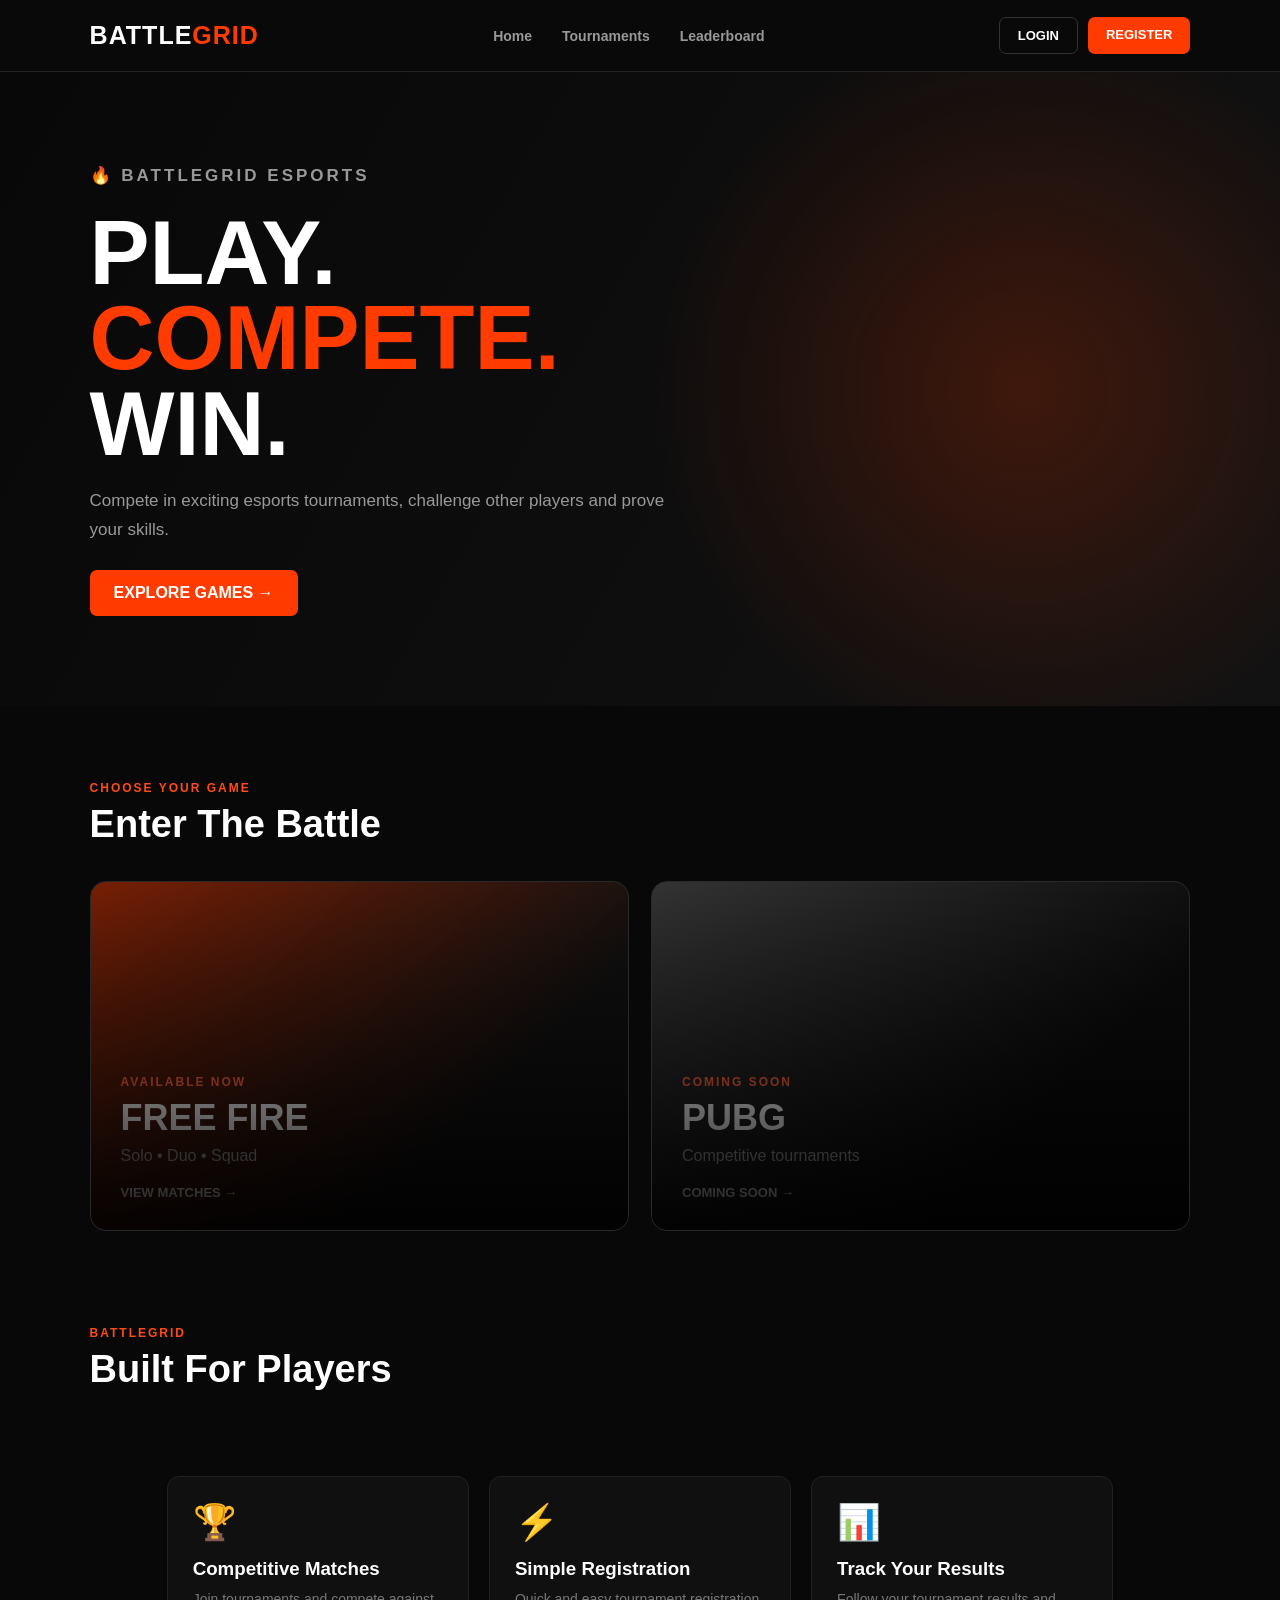
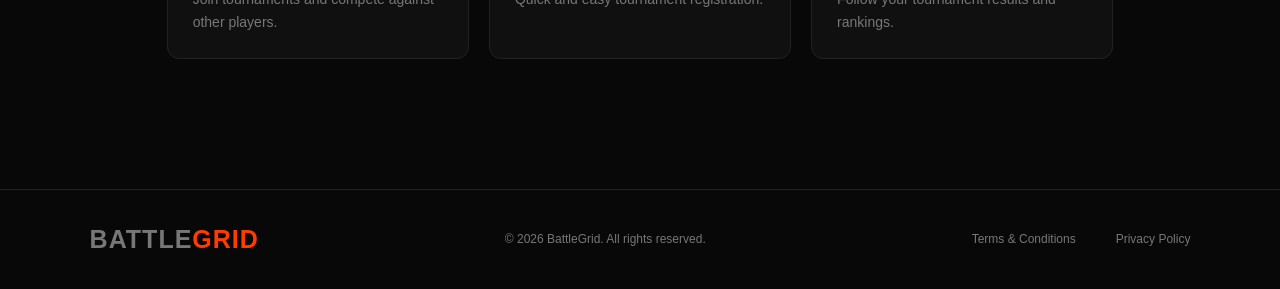
<file: index.html>
<!DOCTYPE html>
<html lang="en">
<head>
    <meta charset="UTF-8">
    <meta name="viewport" content="width=device-width, initial-scale=1.0">

    <title>BattleGrid | Esports Tournaments</title>

    <link rel="stylesheet" href="css/style.css">

    <style>
        * {
            box-sizing: border-box;
        }

        body {
            margin: 0;
            background: #080808;
            color: #fff;
            font-family: Arial, sans-serif;
        }

        a {
            text-decoration: none;
            color: inherit;
        }

        /* NAVBAR */

        .navbar {
            height: 72px;
            padding: 0 7%;
            display: flex;
            align-items: center;
            justify-content: space-between;
            background: #090909;
            border-bottom: 1px solid #222;
        }

        .logo {
            font-size: 25px;
            font-weight: 900;
            letter-spacing: 1px;
        }

        .logo span {
            color: #ff3b00;
        }

        .navbar nav {
            display: flex;
            gap: 30px;
        }

        .navbar nav a {
            color: #999;
            font-size: 14px;
            font-weight: bold;
        }

        .navbar nav a:hover {
            color: #ff3b00;
        }

        .nav-buttons {
            display: flex;
            gap: 10px;
        }

        .login-btn,
        .register-btn {
            padding: 10px 18px;
            border-radius: 7px;
            font-size: 13px;
            font-weight: bold;
        }

        .login-btn {
            border: 1px solid #333;
        }

        .register-btn {
            background: #ff3b00;
        }


        /* HERO */

        .hero {
            min-height: 500px;
            padding: 90px 7%;
            display: flex;
            align-items: center;

            background:
                radial-gradient(
                    circle at 80% 50%,
                    rgba(255,59,0,.20),
                    transparent 35%
                ),
                linear-gradient(
                    120deg,
                    #080808,
                    #121212
                );
        }

        .hero-content {
            max-width: 700px;
        }

        .tag {
            color: #ff4b16;
            font-size: 13px;
            font-weight: bold;
            letter-spacing: 3px;
        }

        .hero h1 {
            font-size: clamp(55px, 8vw, 90px);
            line-height: .95;
            margin: 20px 0;
            font-weight: 900;
        }

        .hero h1 span {
            color: #ff3b00;
        }

        .hero p {
            color: #999;
            font-size: 17px;
            line-height: 1.7;
            max-width: 580px;
        }

        .hero-btn {
            display: inline-block;
            margin-top: 25px;
            padding: 14px 24px;
            background: #ff3b00;
            border-radius: 7px;
            font-weight: bold;
        }


        /* GAMES */

        .games {
            padding: 75px 7%;
        }

        .section-label {
            color: #ff4b16;
            font-size: 12px;
            font-weight: bold;
            letter-spacing: 2px;
        }

        .section-title {
            font-size: 38px;
            margin: 8px 0 35px;
        }

        .games-container {
            display: grid;
            grid-template-columns: 1fr 1fr;
            gap: 22px;
        }

        .game-card {
            min-height: 300px;
            padding: 30px;
            border-radius: 16px;
            border: 1px solid #292929;

            display: flex;
            flex-direction: column;
            justify-content: flex-end;

            cursor: pointer;
            transition: .25s;

            background:
                linear-gradient(
                    135deg,
                    rgba(255,59,0,.45),
                    #101010 70%
                );
        }

        .game-card.pubg {
            background:
                linear-gradient(
                    135deg,
                    #333,
                    #0b0b0b 70%
                );
        }

        .game-card:hover {
            transform: translateY(-6px);
            border-color: #ff3b00;
        }

        .game-card .game-label {
            color: #ff6338;
            font-size: 12px;
            font-weight: bold;
            letter-spacing: 2px;
        }

        .game-card h3 {
            font-size: 36px;
            margin: 8px 0;
        }

        .game-card p {
            color: #aaa;
            margin: 0 0 20px;
        }

        .game-link {
            color: #fff;
            font-size: 13px;
            font-weight: bold;
        }


        /* WHY BATTLEGRID */

        .why {
            padding: 20px 7% 80px;
        }

        .features {
            display: grid;
            grid-template-columns: repeat(3, 1fr);
            gap: 20px;
        }

        .feature {
            padding: 25px;
            background: #101010;
            border: 1px solid #222;
            border-radius: 12px;
        }

        .feature-icon {
            font-size: 26px;
        }

        .feature h3 {
            margin: 15px 0 8px;
        }

        .feature p {
            color: #777;
            font-size: 14px;
            line-height: 1.6;
        }


        /* FOOTER */

        footer {
            padding: 35px 7%;
            border-top: 1px solid #222;

            display: flex;
            align-items: center;
            justify-content: space-between;

            color: #777;
            font-size: 12px;
        }

        footer .links {
            display: flex;
            gap: 20px;
        }

        footer a:hover {
            color: #fff;
        }


        /* MOBILE */

        @media (max-width: 800px) {

            .navbar {
                padding: 0 20px;
            }

            .navbar nav {
                display: none;
            }

            .games-container {
                grid-template-columns: 1fr;
            }

            .features {
                grid-template-columns: 1fr;
            }

            .hero {
                padding: 70px 20px;
            }

            .games {
                padding: 60px 20px;
            }

            .why {
                padding: 20px 20px 60px;
            }

            footer {
                flex-direction: column;
                gap: 18px;
                text-align: center;
            }
        }

        @media (max-width: 500px) {

            .hero h1 {
                font-size: 55px;
            }

            .nav-buttons .login-btn {
                display: none;
            }

            .game-card {
                min-height: 240px;
            }

            .game-card h3 {
                font-size: 30px;
            }
        }
    </style>
</head>


<body>


<!-- NAVBAR -->

<header class="navbar">

    <div class="logo">
        BATTLE<span>GRID</span>
    </div>

    <nav>
        <a href="index.html">Home</a>
        <a href="freefire.html">Tournaments</a>
        <a href="#">Leaderboard</a>
    </nav>

    <div class="nav-buttons">

        <a href="login.html" class="login-btn">
            LOGIN
        </a>

        <a href="register.html" class="register-btn">
            REGISTER
        </a>

    </div>

</header>


<!-- HERO -->

<section class="hero">

    <div class="hero-content">

        <p class="tag">
            🔥 BATTLEGRID ESPORTS
        </p>

        <h1>
            PLAY.<br>
            <span>COMPETE.</span><br>
            WIN.
        </h1>

        <p>
            Compete in exciting esports tournaments,
            challenge other players and prove your skills.
        </p>

        <a href="#games" class="hero-btn">
            EXPLORE GAMES →
        </a>

    </div>

</section>


<!-- GAMES -->

<section class="games" id="games">

    <p class="section-label">
        CHOOSE YOUR GAME
    </p>

    <h2 class="section-title">
        Enter The Battle
    </h2>


    <div class="games-container">


        <!-- FREE FIRE -->

        <a href="freefire.html" class="game-card">

            <span class="game-label">
                AVAILABLE NOW
            </span>

            <h3>
                FREE FIRE
            </h3>

            <p>
                Solo • Duo • Squad
            </p>

            <span class="game-link">
                VIEW MATCHES →
            </span>

        </a>


        <!-- PUBG -->

        <div class="game-card pubg">

            <span class="game-label">
                COMING SOON
            </span>

            <h3>
                PUBG
            </h3>

            <p>
                Competitive tournaments
            </p>

            <span class="game-link">
                COMING SOON →
            </span>

        </div>


    </div>

</section>


<!-- WHY BATTLEGRID -->

<section class="why">

    <p class="section-label">
        BATTLEGRID
    </p>

    <h2 class="section-title">
        Built For Players
    </h2>


    <div class="features">

        <div class="feature">

            <div class="feature-icon">
                🏆
            </div>

            <h3>
                Competitive Matches
            </h3>

            <p>
                Join tournaments and compete
                against other players.
            </p>

        </div>


        <div class="feature">

            <div class="feature-icon">
                ⚡
            </div>

            <h3>
                Simple Registration
            </h3>

            <p>
                Quick and easy tournament
                registration.
            </p>

        </div>


        <div class="feature">

            <div class="feature-icon">
                📊
            </div>

            <h3>
                Track Your Results
            </h3>

            <p>
                Follow your tournament results
                and rankings.
            </p>

        </div>

    </div>

</section>


<!-- FOOTER -->

<footer>

    <div class="logo">
        BATTLE<span>GRID</span>
    </div>

    <p>
        © 2026 BattleGrid. All rights reserved.
    </p>

    <div class="links">

        <a href="#">
            Terms & Conditions
        </a>

        <a href="#">
            Privacy Policy
        </a>

    </div>

</footer>


<script src="js/app.js"></script>

</body>
</html>
</file>
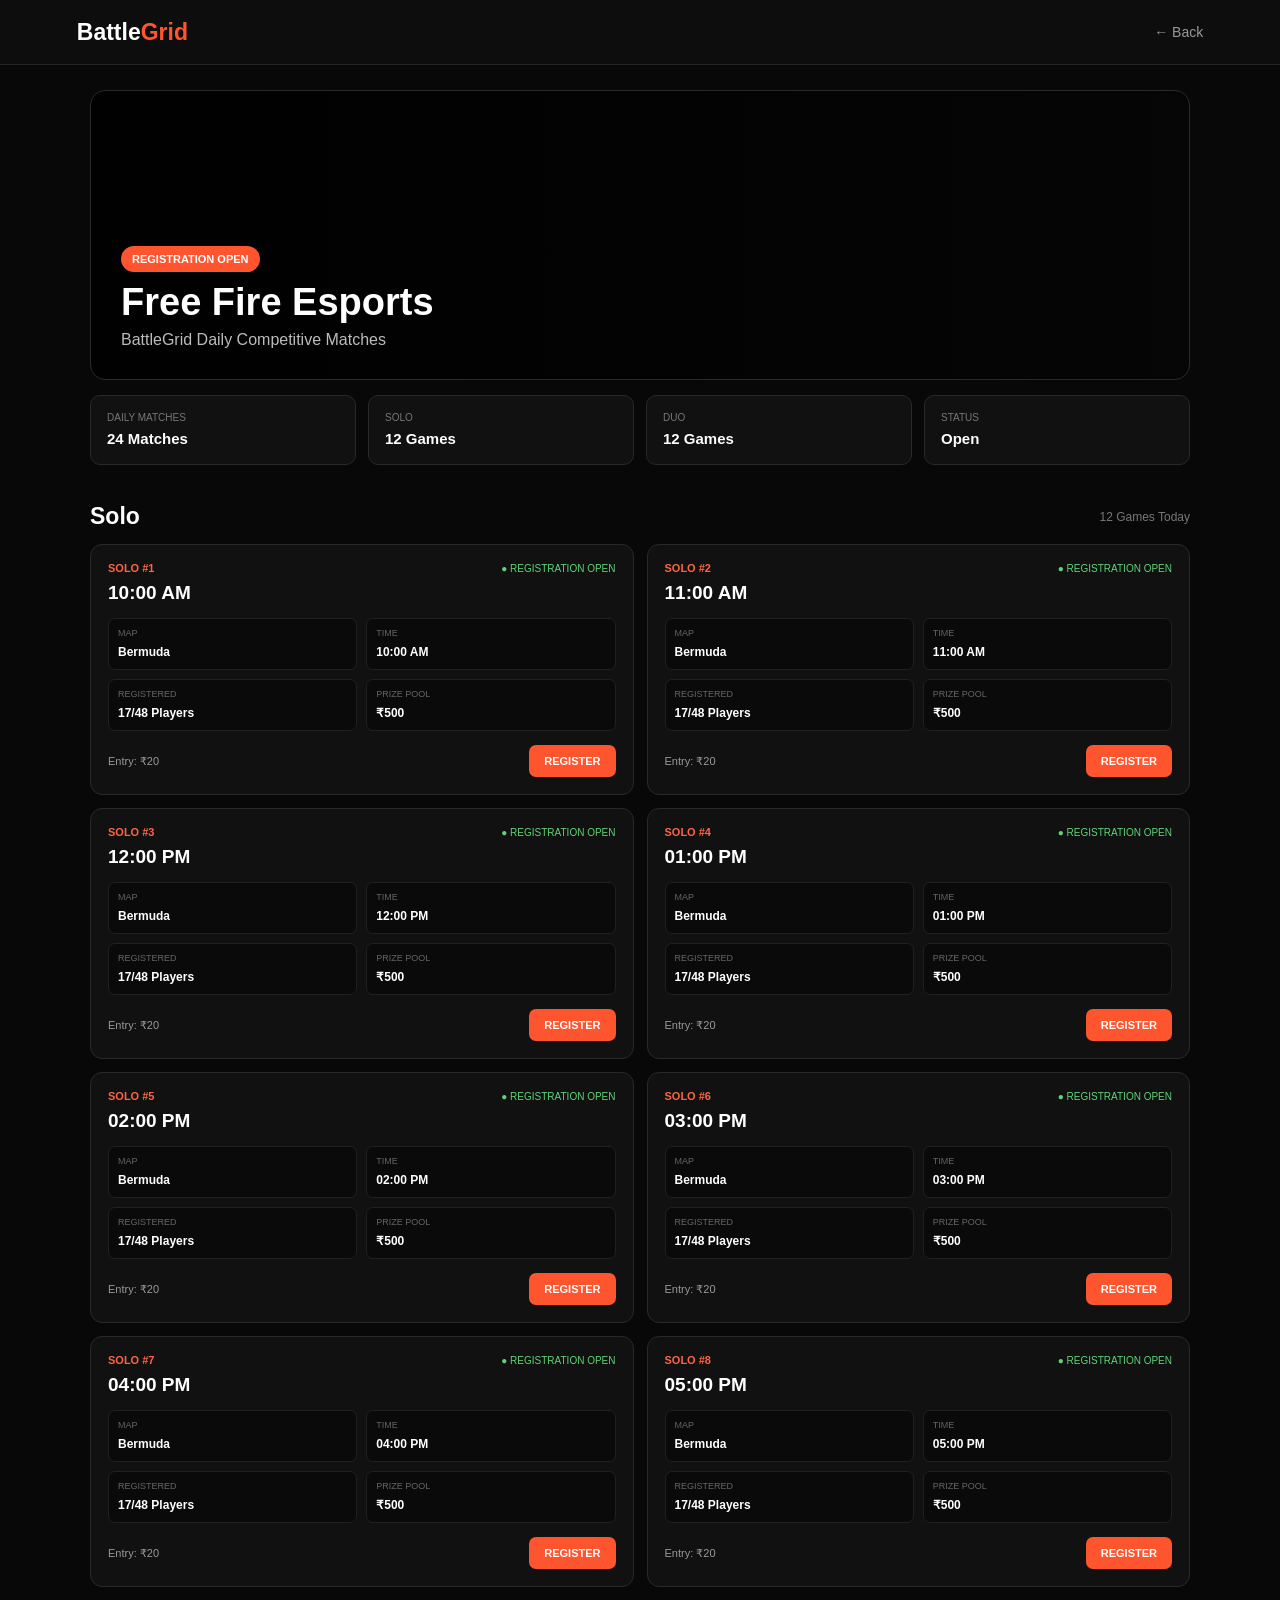
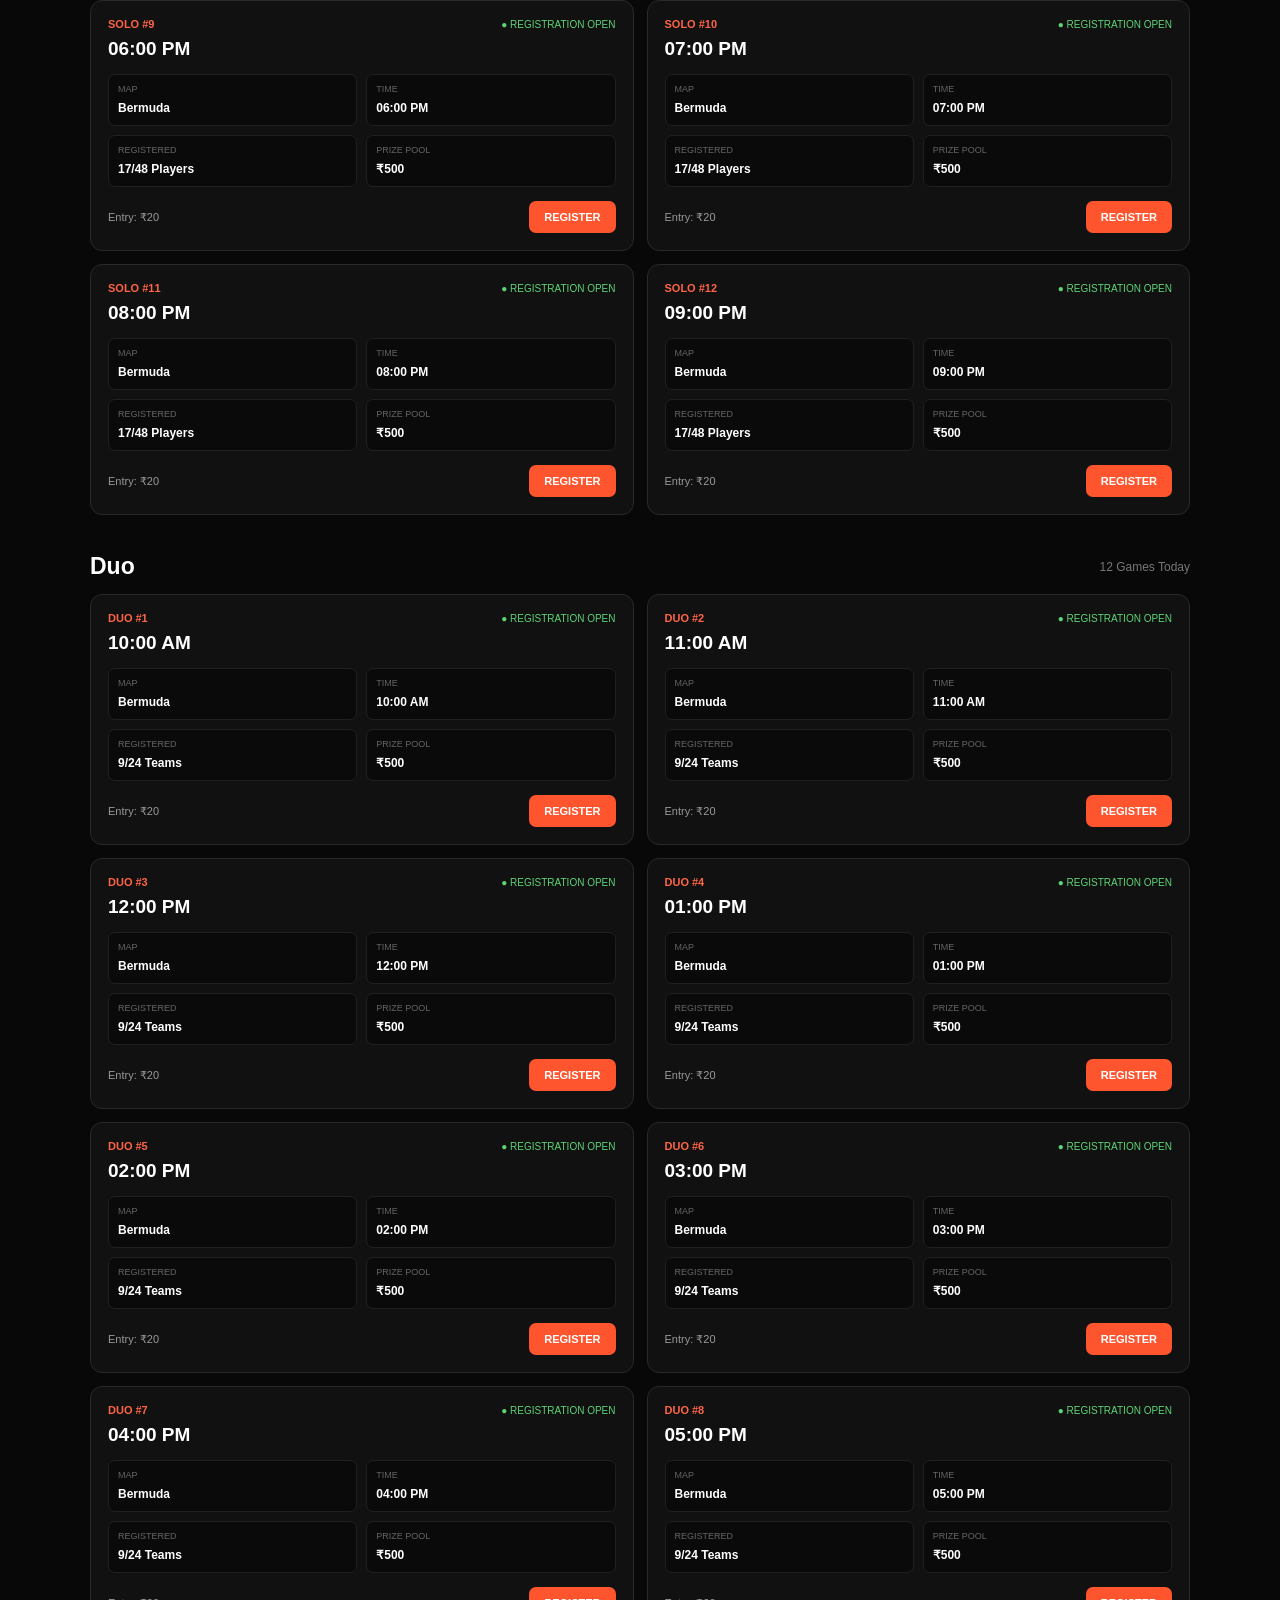
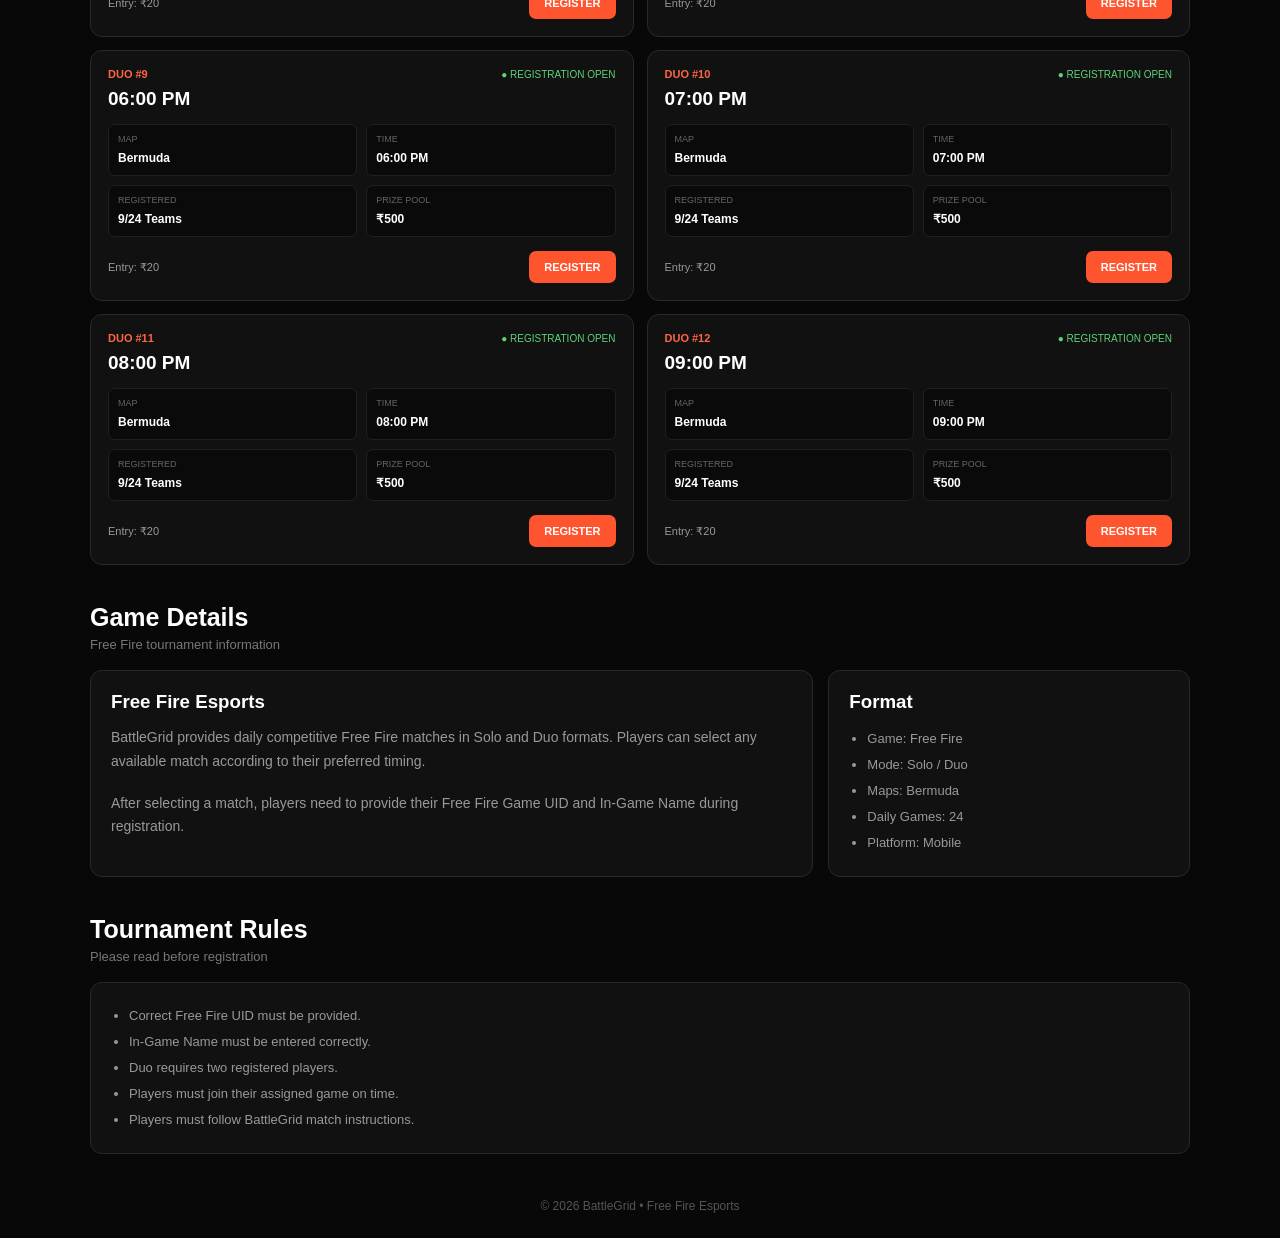
<file: freefire.html>
<!DOCTYPE html>
<html lang="en">
<head>
<meta charset="UTF-8">
<meta name="viewport" content="width=device-width, initial-scale=1.0">

<title>BattleGrid | Free Fire</title>

<style>
*{
    margin:0;
    padding:0;
    box-sizing:border-box;
    font-family:Arial, sans-serif;
}

body{
    background:#080808;
    color:white;
}

body.modal-open{
    overflow:hidden;
}

.navbar{
    height:65px;
    padding:0 6%;
    display:flex;
    align-items:center;
    justify-content:space-between;
    background:#0d0d0d;
    border-bottom:1px solid #252525;
}

.logo{
    font-size:23px;
    font-weight:bold;
}

.logo span{
    color:#ff552f;
}

.back{
    color:#999;
    text-decoration:none;
    font-size:14px;
}

.container{
    width:90%;
    max-width:1100px;
    margin:auto;
}

/* BANNER */

.banner{
    height:290px;
    margin-top:25px;
    border:1px solid #292929;
    border-radius:15px;
    overflow:hidden;

    display:flex;
    align-items:flex-end;
    padding:30px;

    background:
    linear-gradient(90deg,
    rgba(0,0,0,.94),
    rgba(0,0,0,.35)),
    url("https://images.unsplash.com/photo-1542751371-adc38448a05e?w=1400");

    background-size:cover;
    background-position:center;
}

.badge{
    background:#ff552f;
    padding:7px 11px;
    border-radius:20px;
    font-size:11px;
    font-weight:bold;
}

.banner h1{
    margin-top:14px;
    font-size:38px;
}

.banner p{
    color:#bbb;
    margin-top:7px;
}

/* INFO */

.info{
    display:grid;
    grid-template-columns:repeat(4,1fr);
    gap:12px;
    margin-top:15px;
}

.info-box{
    background:#111;
    border:1px solid #292929;
    border-radius:10px;
    padding:16px;
}

.info-box small{
    display:block;
    color:#777;
    font-size:10px;
    margin-bottom:7px;
}

.info-box strong{
    font-size:15px;
}

/* SECTION */

.section{
    margin-top:38px;
}

.mode-header{
    display:flex;
    justify-content:space-between;
    align-items:center;
    margin-bottom:14px;
}

.mode-header h2{
    font-size:23px;
}

.mode-header p{
    color:#777;
    font-size:12px;
}

/* MATCH GRID */

.matches{
    display:grid;
    grid-template-columns:1fr 1fr;
    gap:13px;
}

.match{
    background:#111;
    border:1px solid #292929;
    border-radius:12px;
    padding:17px;
    transition:.2s;
}

.match:hover{
    border-color:#ff552f;
}

.match-top{
    display:flex;
    justify-content:space-between;
    align-items:center;
}

.match-number{
    color:#ff6545;
    font-size:11px;
    font-weight:bold;
}

.open{
    color:#5ed477;
    font-size:10px;
}

/* MATCH DETAILS */

.match-title{
    font-size:19px;
    font-weight:bold;
    margin-top:8px;
}

.match-details{
    display:grid;
    grid-template-columns:1fr 1fr;
    gap:9px;
    margin-top:14px;
}

.detail{
    background:#0a0a0a;
    border:1px solid #202020;
    border-radius:7px;
    padding:9px;
}

.detail small{
    display:block;
    color:#666;
    font-size:9px;
    margin-bottom:4px;
}

.detail strong{
    font-size:12px;
}

.match-bottom{
    display:flex;
    align-items:center;
    justify-content:space-between;
    margin-top:14px;
}

.register{
    border:none;
    background:#ff552f;
    color:white;
    padding:10px 15px;
    border-radius:7px;
    font-size:11px;
    font-weight:bold;
    cursor:pointer;
}

.register:hover{
    background:#e94727;
}

.registered{
    color:#999;
    font-size:11px;
}

/* GAME DETAILS */

.details{
    display:grid;
    grid-template-columns:2fr 1fr;
    gap:15px;
}

.card{
    background:#111;
    border:1px solid #292929;
    border-radius:12px;
    padding:20px;
}

.card h3{
    margin-bottom:13px;
}

.card p{
    color:#999;
    font-size:14px;
    line-height:1.7;
}

.card ul{
    padding-left:18px;
}

.card li{
    color:#999;
    font-size:13px;
    line-height:2;
}

/* ================= MODAL ================= */

.modal{
    display:none;
    position:fixed;
    z-index:1000;
    left:0;
    top:0;
    width:100%;
    height:100%;

    background:rgba(0,0,0,.78);

    align-items:center;
    justify-content:center;

    padding:15px;
}

.modal.show{
    display:flex;
}

.modal-box{
    width:100%;
    max-width:560px;
    max-height:90vh;
    overflow-y:auto;

    background:#111;
    border:1px solid #333;
    border-radius:15px;
    padding:22px;

    position:relative;
}

.close{
    position:absolute;
    right:18px;
    top:15px;

    width:30px;
    height:30px;

    border:1px solid #333;
    border-radius:50%;

    background:#181818;
    color:#aaa;

    cursor:pointer;
    font-size:17px;
}

.close:hover{
    color:white;
    border-color:#ff552f;
}

.modal-title{
    font-size:23px;
    margin-bottom:5px;
}

.modal-subtitle{
    color:#777;
    font-size:13px;
    margin-bottom:17px;
}

/* SELECTED MATCH */

.selected{
    background:#0a0a0a;
    border:1px solid #292929;
    border-radius:9px;
    padding:13px;
    margin-bottom:15px;
}

.selected-title{
    color:#ff6545;
    font-weight:bold;
    margin-bottom:9px;
}

.selected-details{
    display:flex;
    gap:15px;
    flex-wrap:wrap;
}

.selected-details span{
    color:#999;
    font-size:11px;
}

/* PLAYER */

.player{
    background:#0b0b0b;
    border:1px solid #292929;
    border-radius:9px;
    padding:16px;
    margin-bottom:12px;
}

.player h4{
    color:#ff6545;
    margin-bottom:13px;
}

label{
    display:block;
    color:#aaa;
    font-size:12px;
    margin-bottom:6px;
}

input{
    width:100%;
    padding:12px;

    background:#070707;
    border:1px solid #333;
    border-radius:7px;

    color:white;
    outline:none;

    margin-bottom:13px;
}

input:focus{
    border-color:#ff552f;
}

.confirm{
    width:100%;
    padding:13px;

    border:none;
    border-radius:8px;

    background:#ff552f;
    color:white;

    font-weight:bold;
    cursor:pointer;
}

.confirm:hover{
    background:#e94727;
}

/* SUCCESS */

.success{
    display:none;
    text-align:center;
    padding:20px;
    background:#0c160e;
    border:1px solid #29452e;
    border-radius:9px;
}

.success h3{
    color:#61d47b;
    margin-bottom:9px;
}

.reg-id{
    font-size:22px;
    font-weight:bold;
    margin-top:9px;
}

/* FOOTER */

footer{
    text-align:center;
    color:#555;
    font-size:12px;
    padding:45px 0 25px;
}

/* MOBILE */

@media(max-width:700px){

    .container{
        width:92%;
    }

    .banner{
        height:260px;
        padding:22px;
    }

    .banner h1{
        font-size:29px;
    }

    .info{
        grid-template-columns:1fr 1fr;
    }

    .matches{
        grid-template-columns:1fr;
    }

    .details{
        grid-template-columns:1fr;
    }

    .match-details{
        grid-template-columns:1fr 1fr;
    }
}
</style>
</head>

<body>

<!-- NAVBAR -->

<nav class="navbar">

    <div class="logo">
        Battle<span>Grid</span>
    </div>

    <a href="index.html" class="back">
        ← Back
    </a>

</nav>


<div class="container">

<!-- BANNER -->

<section class="banner">

    <div>

        <span class="badge">
            REGISTRATION OPEN
        </span>

        <h1>
            Free Fire Esports
        </h1>

        <p>
            BattleGrid Daily Competitive Matches
        </p>

    </div>

</section>


<!-- QUICK INFO -->

<section class="info">

    <div class="info-box">
        <small>DAILY MATCHES</small>
        <strong>24 Matches</strong>
    </div>

    <div class="info-box">
        <small>SOLO</small>
        <strong>12 Games</strong>
    </div>

    <div class="info-box">
        <small>DUO</small>
        <strong>12 Games</strong>
    </div>

    <div class="info-box">
        <small>STATUS</small>
        <strong>Open</strong>
    </div>

</section>


<!-- ==================================================
     SOLO
================================================== -->

<section class="section">

    <div class="mode-header">

        <h2>Solo</h2>

        <p>12 Games Today</p>

    </div>

    <div
        class="matches"
        id="soloMatches">
    </div>

</section>


<!-- ==================================================
     DUO
================================================== -->

<section class="section">

    <div class="mode-header">

        <h2>Duo</h2>

        <p>12 Games Today</p>

    </div>

    <div
        class="matches"
        id="duoMatches">
    </div>

</section>


<!-- ==================================================
     GAME DETAILS
================================================== -->

<section class="section">

    <h2 style="font-size:25px;">
        Game Details
    </h2>

    <p style="
        color:#777;
        font-size:13px;
        margin-top:5px;
        margin-bottom:18px;
    ">
        Free Fire tournament information
    </p>


    <div class="details">

        <div class="card">

            <h3>
                Free Fire Esports
            </h3>

            <p>
                BattleGrid provides daily competitive
                Free Fire matches in Solo and Duo formats.
                Players can select any available match
                according to their preferred timing.
            </p>

            <br>

            <p>
                After selecting a match, players need to
                provide their Free Fire Game UID and
                In-Game Name during registration.
            </p>

        </div>


        <div class="card">

            <h3>
                Format
            </h3>

            <ul>

                <li>Game: Free Fire</li>

                <li>Mode: Solo / Duo</li>

                <li>Maps: Bermuda</li>

                <li>Daily Games: 24</li>

                <li>Platform: Mobile</li>

            </ul>

        </div>

    </div>

</section>


<!-- ==================================================
     RULES
================================================== -->

<section class="section">

    <h2 style="font-size:25px;">
        Tournament Rules
    </h2>

    <p style="
        color:#777;
        font-size:13px;
        margin-top:5px;
        margin-bottom:18px;
    ">
        Please read before registration
    </p>


    <div class="card">

        <ul>

            <li>
                Correct Free Fire UID must be provided.
            </li>

            <li>
                In-Game Name must be entered correctly.
            </li>

            <li>
                Duo requires two registered players.
            </li>

            <li>
                Players must join their assigned game on time.
            </li>

            <li>
                Players must follow BattleGrid match instructions.
            </li>

        </ul>

    </div>

</section>

</div>


<footer>
    © 2026 BattleGrid • Free Fire Esports
</footer>


<!-- ==================================================
     REGISTRATION MODAL
================================================== -->

<div
    class="modal"
    id="registrationModal"
>

    <div class="modal-box">

        <button
            class="close"
            onclick="closeRegistration()"
        >
            ×
        </button>


        <div id="registrationContent">

            <h2
                class="modal-title"
                id="modalTitle"
            >
                Solo Registration
            </h2>

            <p class="modal-subtitle">
                Enter your Free Fire account details
            </p>


            <!-- SELECTED MATCH -->

            <div class="selected">

                <div
                    class="selected-title"
                    id="selectedTitle"
                >
                    SOLO #01
                </div>

                <div class="selected-details">

                    <span id="selectedMap">
                        🗺 Bermuda
                    </span>

                    <span id="selectedTime">
                        🕐 10:00 AM
                    </span>

                    <span id="selectedPrize">
                        🏆 ₹500
                    </span>

                </div>

            </div>


            <form id="registrationForm">

                <!-- PLAYER 1 -->

                <div class="player">

                    <h4>
                        Player 1
                    </h4>

                    <label>
                        Free Fire Game UID
                    </label>

                    <input
                        type="text"
                        id="uid1"
                        placeholder="Enter Game UID"
                        required
                    >

                    <label>
                        In-Game Name (IGN)
                    </label>

                    <input
                        type="text"
                        id="name1"
                        placeholder="Enter In-Game Name"
                        required
                    >

                </div>


                <!-- PLAYER 2 -->

                <div
                    class="player"
                    id="player2"
                    style="display:none;"
                >

                    <h4>
                        Player 2 / Teammate
                    </h4>

                    <label>
                        Free Fire Game UID
                    </label>

                    <input
                        type="text"
                        id="uid2"
                        placeholder="Enter Teammate UID"
                    >

                    <label>
                        In-Game Name (IGN)
                    </label>

                    <input
                        type="text"
                        id="name2"
                        placeholder="Enter Teammate IGN"
                    >

                </div>


                <button
                    type="submit"
                    class="confirm"
                >
                    CONFIRM REGISTRATION
                </button>

            </form>

        </div>


        <!-- SUCCESS -->

        <div
            class="success"
            id="success"
        >

            <h3>
                ✓ Registration Successful
            </h3>

            <p>
                Your Registration ID
            </p>

            <div
                class="reg-id"
                id="registrationId"
            >
            </div>

            <p style="
                color:#777;
                margin-top:10px;
                font-size:12px;
            ">
                Save this ID for your match.
            </p>

        </div>

    </div>

</div>


<script>

/* =====================================================
   MATCH DATA
===================================================== */

var times = [
    "10:00 AM",
    "11:00 AM",
    "12:00 PM",
    "01:00 PM",
    "02:00 PM",
    "03:00 PM",
    "04:00 PM",
    "05:00 PM",
    "06:00 PM",
    "07:00 PM",
    "08:00 PM",
    "09:00 PM"
];


/* =====================================================
   CREATE MATCH
===================================================== */

function createMatch(mode, number, time){

    var card = document.createElement("div");

    card.className = "match";


    var maxPlayers;

    var registered;

    if(mode === "solo"){

        maxPlayers = 48;

        registered = 17;

    }else{

        maxPlayers = 24;

        registered = 9;

    }


    var prize = "₹500";

    var entry = "₹20";


    card.innerHTML = `

        <div class="match-top">

            <div class="match-number">
                ${mode.toUpperCase()} #${number}
            </div>

            <div class="open">
                ● REGISTRATION OPEN
            </div>

        </div>


        <div class="match-title">
            ${time}
        </div>


        <div class="match-details">

            <div class="detail">

                <small>MAP</small>

                <strong>
                    Bermuda
                </strong>

            </div>


            <div class="detail">

                <small>TIME</small>

                <strong>
                    ${time}
                </strong>

            </div>


            <div class="detail">

                <small>REGISTERED</small>

                <strong>
                    ${registered}/${maxPlayers}
                    ${mode === "solo" ? " Players" : " Teams"}
                </strong>

            </div>


            <div class="detail">

                <small>PRIZE POOL</small>

                <strong>
                    ${prize}
                </strong>

            </div>

        </div>


        <div class="match-bottom">

            <div class="registered">
                Entry: ${entry}
            </div>

            <button class="register">
                REGISTER
            </button>

        </div>

    `;


    card
    .querySelector(".register")
    .onclick = function(){

        openRegistration(
            mode,
            number,
            time,
            registered,
            maxPlayers,
            prize,
            entry
        );

    };


    return card;
}


/* =====================================================
   LOAD 12 SOLO + 12 DUO
===================================================== */

function loadMatches(){

    var solo =
        document.getElementById("soloMatches");

    var duo =
        document.getElementById("duoMatches");


    for(
        var i = 0;
        i < times.length;
        i++
    ){

        var number = i + 1;


        solo.appendChild(
            createMatch(
                "solo",
                number,
                times[i]
            )
        );


        duo.appendChild(
            createMatch(
                "duo",
                number,
                times[i]
            )
        );

    }

}


/* =====================================================
   OPEN REGISTRATION MODAL
===================================================== */

function openRegistration(
    mode,
    number,
    time,
    registered,
    maxPlayers,
    prize,
    entry
){

    var modal =
        document.getElementById(
            "registrationModal"
        );


    var title =
        document.getElementById(
            "modalTitle"
        );


    var selectedTitle =
        document.getElementById(
            "selectedTitle"
        );


    var selectedMap =
        document.getElementById(
            "selectedMap"
        );


    var selectedTime =
        document.getElementById(
            "selectedTime"
        );


    var selectedPrize =
        document.getElementById(
            "selectedPrize"
        );


    var player2 =
        document.getElementById(
            "player2"
        );


    var uid2 =
        document.getElementById(
            "uid2"
        );


    var name2 =
        document.getElementById(
            "name2"
        );


    if(mode === "solo"){

        title.innerText =
            "Solo Registration";

        selectedTitle.innerText =
            "SOLO #" + number;

        player2.style.display =
            "none";

        uid2.required = false;
        name2.required = false;

    }


    if(mode === "duo"){

        title.innerText =
            "Duo Registration";

        selectedTitle.innerText =
            "DUO #" + number;

        player2.style.display =
            "block";

        uid2.required = true;
        name2.required = true;

    }


    selectedMap.innerText =
        "🗺 Bermuda";


    selectedTime.innerText =
        "🕐 " + time;


    selectedPrize.innerText =
        "🏆 " + prize;


    modal.classList.add("show");

    document.body.classList.add(
        "modal-open"
    );

}


/* =====================================================
   CLOSE MODAL
===================================================== */

function closeRegistration(){

    document
    .getElementById(
        "registrationModal"
    )
    .classList.remove("show");


    document.body.classList.remove(
        "modal-open"
    );

}


/* =====================================================
   CLICK OUTSIDE MODAL
===================================================== */

document
.getElementById("registrationModal")
.addEventListener(
    "click",
    function(event){

        if(event.target === this){

            closeRegistration();

        }

    }
);


/* =====================================================
   FORM SUBMIT
===================================================== */

document
.getElementById("registrationForm")
.addEventListener(
    "submit",
    function(event){

        event.preventDefault();


        var random =
            Math.floor(
                1000 +
                Math.random() * 9000
            );


        var registrationID =
            "BG-FF-" + random;


        document
        .getElementById(
            "registrationId"
        )
        .innerText =
            registrationID;


        document
        .getElementById(
            "registrationContent"
        )
        .style.display =
            "none";


        document
        .getElementById(
            "success"
        )
        .style.display =
            "block";

    }
);


/* =====================================================
   START
===================================================== */

loadMatches();

</script>

</body>
</html>
</file>
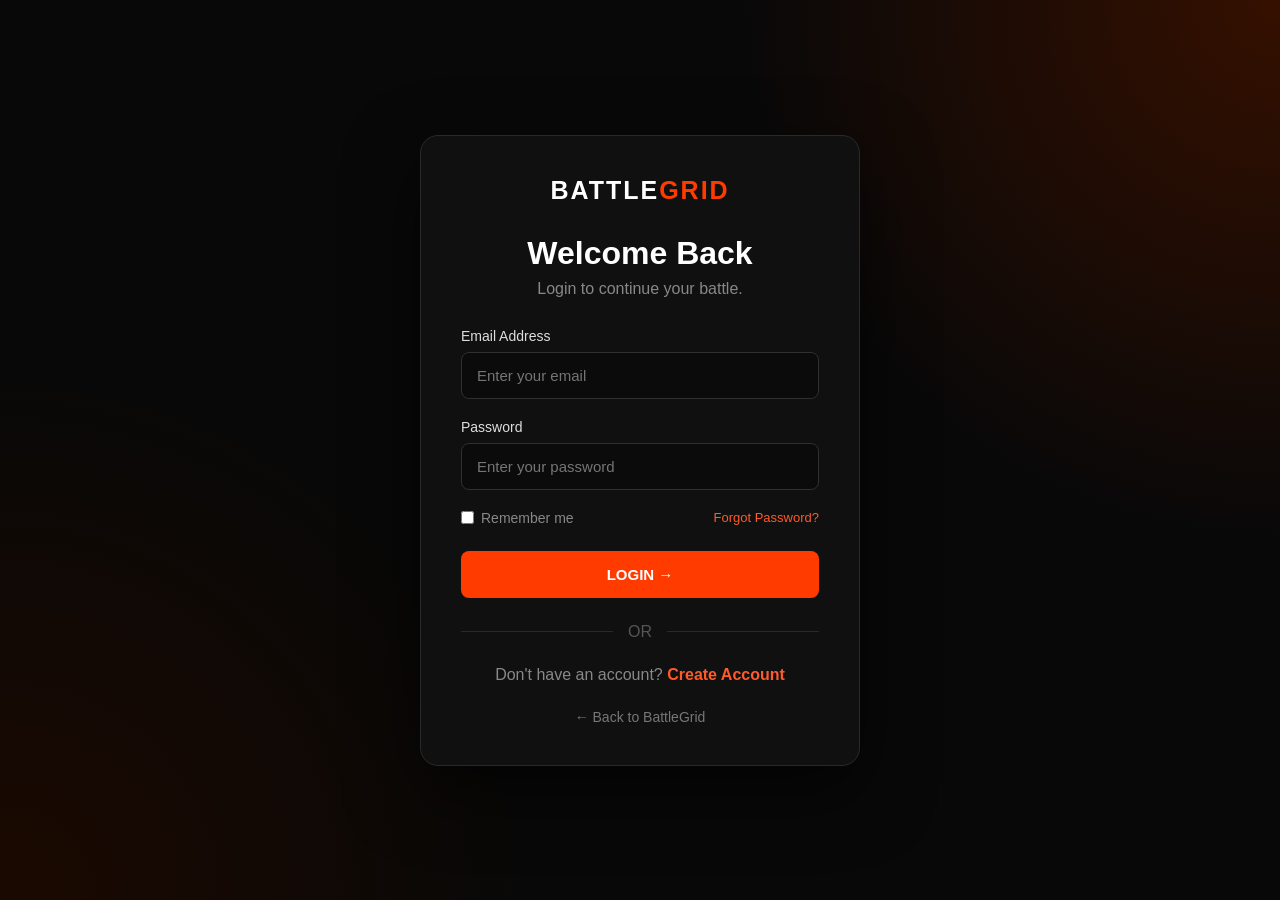
<file: login.html>
<!DOCTYPE html>
<html lang="en">
<head>
    <meta charset="UTF-8">
        <meta name="viewport" content="width=device-width, initial-scale=1.0">

            <title>Login | BattleGrid</title>

                <link rel="stylesheet" href="css/style.css">
                </head>

                <body>

                    <div class="auth-page">

                            <div class="auth-box">

                                        <div class="auth-logo">
                                                        BATTLE<span>GRID</span>
                                                                    </div>

                                                                                <h1>Welcome Back</h1>

                                                                                            <p class="auth-subtitle">
                                                                                                            Login to continue your battle.
                                                                                                                        </p>

                                                                                                                                    <form>

                                                                                                                                                    <label for="email">Email Address</label>
                                                                                                                                                                    <input
                                                                                                                                                                                        type="email"
                                                                                                                                                                                                            id="email"
                                                                                                                                                                                                                                placeholder="Enter your email"
                                                                                                                                                                                                                                                    required
                                                                                                                                                                                                                                                                    >

                                                                                                                                                                                                                                                                                    <label for="password">Password</label>
                                                                                                                                                                                                                                                                                                    <input
                                                                                                                                                                                                                                                                                                                        type="password"
                                                                                                                                                                                                                                                                                                                                            id="password"
                                                                                                                                                                                                                                                                                                                                                                placeholder="Enter your password"
                                                                                                                                                                                                                                                                                                                                                                                    required
                                                                                                                                                                                                                                                                                                                                                                                                    >

                                                                                                                                                                                                                                                                                                                                                                                                                    <div class="auth-options">
                                                                                                                                                                                                                                                                                                                                                                                                                                        <label class="remember">
                                                                                                                                                                                                                                                                                                                                                                                                                                                                <input type="checkbox">
                                                                                                                                                                                                                                                                                                                                                                                                                                                                                        Remember me
                                                                                                                                                                                                                                                                                                                                                                                                                                                                                                            </label>

                                                                                                                                                                                                                                                                                                                                                                                                                                                                                                                                <a href="#">Forgot Password?</a>
                                                                                                                                                                                                                                                                                                                                                                                                                                                                                                                                                </div>

                                                                                                                                                                                                                                                                                                                                                                                                                                                                                                                                                                <button type="submit" class="auth-btn">
                                                                                                                                                                                                                                                                                                                                                                                                                                                                                                                                                                                    LOGIN →
                                                                                                                                                                                                                                                                                                                                                                                                                                                                                                                                                                                                    </button>

                                                                                                                                                                                                                                                                                                                                                                                                                                                                                                                                                                                                                </form>

                                                                                                                                                                                                                                                                                                                                                                                                                                                                                                                                                                                                                            <div class="divider">
                                                                                                                                                                                                                                                                                                                                                                                                                                                                                                                                                                                                                                            <span>OR</span>
                                                                                                                                                                                                                                                                                                                                                                                                                                                                                                                                                                                                                                                        </div>

                                                                                                                                                                                                                                                                                                                                                                                                                                                                                                                                                                                                                                                                    <p class="create-account">
                                                                                                                                                                                                                                                                                                                                                                                                                                                                                                                                                                                                                                                                                    Don't have an account?
                                                                                                                                                                                                                                                                                                                                                                                                                                                                                                                                                                                                                                                                                                    <a href="register.html">Create Account</a>
                                                                                                                                                                                                                                                                                                                                                                                                                                                                                                                                                                                                                                                                                                                </p>

                                                                                                                                                                                                                                                                                                                                                                                                                                                                                                                                                                                                                                                                                                                            <a href="index.html" class="back-home">
                                                                                                                                                                                                                                                                                                                                                                                                                                                                                                                                                                                                                                                                                                                                            ← Back to BattleGrid
                                                                                                                                                                                                                                                                                                                                                                                                                                                                                                                                                                                                                                                                                                                                                        </a>

                                                                                                                                                                                                                                                                                                                                                                                                                                                                                                                                                                                                                                                                                                                                                                </div>

                                                                                                                                                                                                                                                                                                                                                                                                                                                                                                                                                                                                                                                                                                                                                                    </div>

                                                                                                                                                                                                                                                                                                                                                                                                                                                                                                                                                                                                                                                                                                                                                                    </body>
                                                                                                                                                                                                                                                                                                                                                                                                                                                                                                                                                                                                                                                                                                                                                                    </html>
</file>
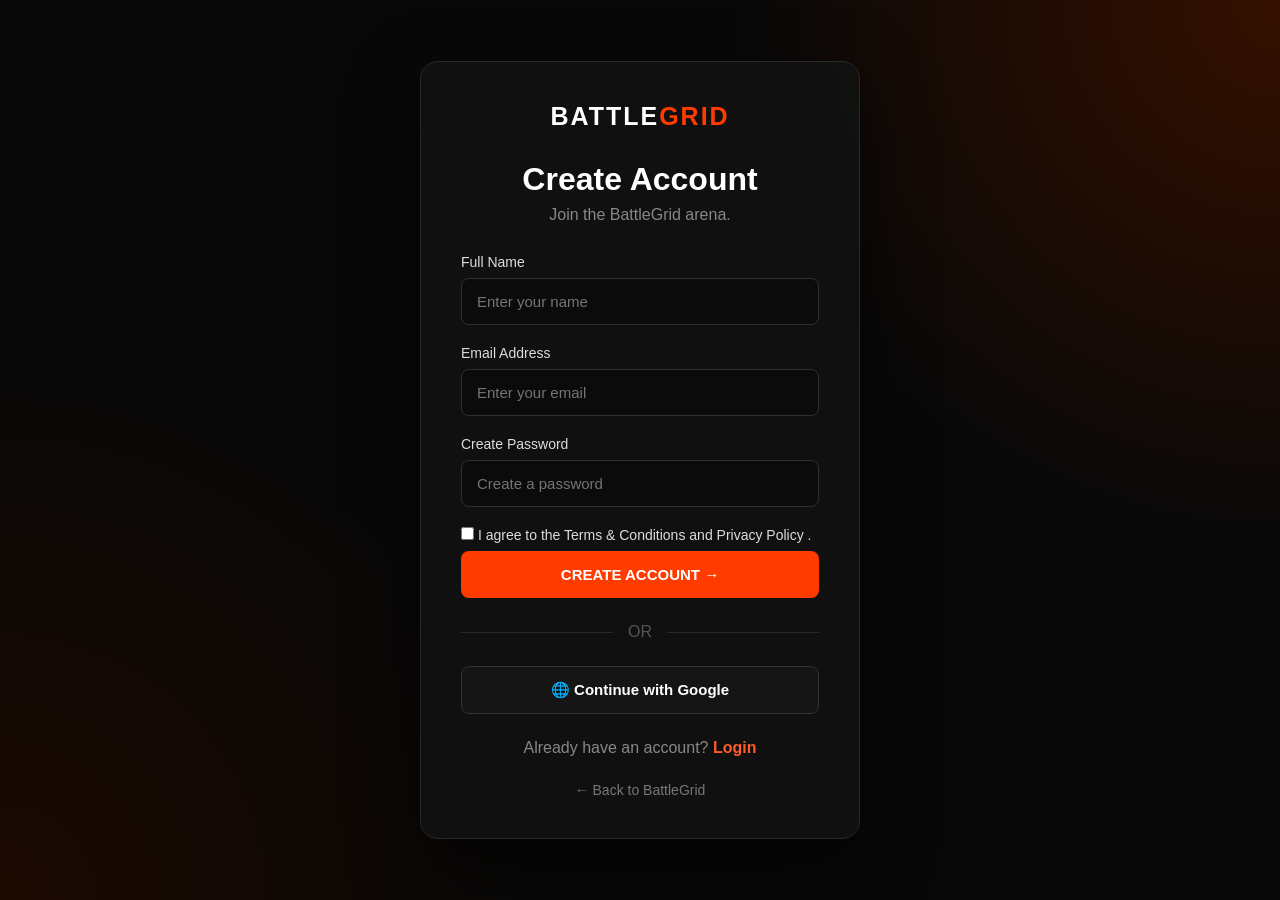
<file: register.html>
<!DOCTYPE html>
<html lang="en">

<head>
    <meta charset="UTF-8">
        <meta name="viewport" content="width=device-width, initial-scale=1.0">

            <title>Register | BattleGrid</title>

                <link rel="stylesheet" href="css/style.css">

                    <style>
                            .google-btn {
                                        width: 100%;
                                                    padding: 14px;
                                                                border: 1px solid #333;
                                                                            border-radius: 8px;
                                                                                        background: #151515;
                                                                                                    color: white;
                                                                                                                font-size: 15px;
                                                                                                                            font-weight: bold;
                                                                                                                                        cursor: pointer;
                                                                                                                                                }

                                                                                                                                                        .google-btn:hover {
                                                                                                                                                                    background: #202020;
                                                                                                                                                                            }
                                                                                                                                                                                </style>
                                                                                                                                                                                </head>

                                                                                                                                                                                <body>

                                                                                                                                                                                <div class="auth-page">

                                                                                                                                                                                    <div class="auth-box register-box">

                                                                                                                                                                                            <div class="auth-logo">
                                                                                                                                                                                                        BATTLE<span>GRID</span>
                                                                                                                                                                                                                </div>

                                                                                                                                                                                                                        <h1>Create Account</h1>

                                                                                                                                                                                                                                <p class="auth-subtitle">
                                                                                                                                                                                                                                            Join the BattleGrid arena.
                                                                                                                                                                                                                                                    </p>


                                                                                                                                                                                                                                                            <form id="registerForm">

                                                                                                                                                                                                                                                                        <label for="name">
                                                                                                                                                                                                                                                                                        Full Name
                                                                                                                                                                                                                                                                                                    </label>

                                                                                                                                                                                                                                                                                                                <input
                                                                                                                                                                                                                                                                                                                                type="text"
                                                                                                                                                                                                                                                                                                                                                id="name"
                                                                                                                                                                                                                                                                                                                                                                placeholder="Enter your name"
                                                                                                                                                                                                                                                                                                                                                                                required
                                                                                                                                                                                                                                                                                                                                                                                            >


                                                                                                                                                                                                                                                                                                                                                                                                        <label for="registerEmail">
                                                                                                                                                                                                                                                                                                                                                                                                                        Email Address
                                                                                                                                                                                                                                                                                                                                                                                                                                    </label>

                                                                                                                                                                                                                                                                                                                                                                                                                                                <input
                                                                                                                                                                                                                                                                                                                                                                                                                                                                type="email"
                                                                                                                                                                                                                                                                                                                                                                                                                                                                                id="registerEmail"
                                                                                                                                                                                                                                                                                                                                                                                                                                                                                                placeholder="Enter your email"
                                                                                                                                                                                                                                                                                                                                                                                                                                                                                                                required
                                                                                                                                                                                                                                                                                                                                                                                                                                                                                                                            >


                                                                                                                                                                                                                                                                                                                                                                                                                                                                                                                                        <label for="registerPassword">
                                                                                                                                                                                                                                                                                                                                                                                                                                                                                                                                                        Create Password
                                                                                                                                                                                                                                                                                                                                                                                                                                                                                                                                                                    </label>

                                                                                                                                                                                                                                                                                                                                                                                                                                                                                                                                                                                <input
                                                                                                                                                                                                                                                                                                                                                                                                                                                                                                                                                                                                type="password"
                                                                                                                                                                                                                                                                                                                                                                                                                                                                                                                                                                                                                id="registerPassword"
                                                                                                                                                                                                                                                                                                                                                                                                                                                                                                                                                                                                                                placeholder="Create a password"
                                                                                                                                                                                                                                                                                                                                                                                                                                                                                                                                                                                                                                                minlength="6"
                                                                                                                                                                                                                                                                                                                                                                                                                                                                                                                                                                                                                                                                required
                                                                                                                                                                                                                                                                                                                                                                                                                                                                                                                                                                                                                                                                            >


                                                                                                                                                                                                                                                                                                                                                                                                                                                                                                                                                                                                                                                                                        <label class="terms-check">

                                                                                                                                                                                                                                                                                                                                                                                                                                                                                                                                                                                                                                                                                                        <input
                                                                                                                                                                                                                                                                                                                                                                                                                                                                                                                                                                                                                                                                                                                            type="checkbox"
                                                                                                                                                                                                                                                                                                                                                                                                                                                                                                                                                                                                                                                                                                                                                id="terms"
                                                                                                                                                                                                                                                                                                                                                                                                                                                                                                                                                                                                                                                                                                                                                                    required
                                                                                                                                                                                                                                                                                                                                                                                                                                                                                                                                                                                                                                                                                                                                                                                    >

                                                                                                                                                                                                                                                                                                                                                                                                                                                                                                                                                                                                                                                                                                                                                                                                    <span>
                                                                                                                                                                                                                                                                                                                                                                                                                                                                                                                                                                                                                                                                                                                                                                                                                        I agree to the
                                                                                                                                                                                                                                                                                                                                                                                                                                                                                                                                                                                                                                                                                                                                                                                                                                            <a href="#">
                                                                                                                                                                                                                                                                                                                                                                                                                                                                                                                                                                                                                                                                                                                                                                                                                                                                    Terms & Conditions
                                                                                                                                                                                                                                                                                                                                                                                                                                                                                                                                                                                                                                                                                                                                                                                                                                                                                        </a>
                                                                                                                                                                                                                                                                                                                                                                                                                                                                                                                                                                                                                                                                                                                                                                                                                                                                                                            and
                                                                                                                                                                                                                                                                                                                                                                                                                                                                                                                                                                                                                                                                                                                                                                                                                                                                                                                                <a href="#">
                                                                                                                                                                                                                                                                                                                                                                                                                                                                                                                                                                                                                                                                                                                                                                                                                                                                                                                                                        Privacy Policy
                                                                                                                                                                                                                                                                                                                                                                                                                                                                                                                                                                                                                                                                                                                                                                                                                                                                                                                                                                            </a>.
                                                                                                                                                                                                                                                                                                                                                                                                                                                                                                                                                                                                                                                                                                                                                                                                                                                                                                                                                                                            </span>

                                                                                                                                                                                                                                                                                                                                                                                                                                                                                                                                                                                                                                                                                                                                                                                                                                                                                                                                                                                                        </label>


                                                                                                                                                                                                                                                                                                                                                                                                                                                                                                                                                                                                                                                                                                                                                                                                                                                                                                                                                                                                                    <button
                                                                                                                                                                                                                                                                                                                                                                                                                                                                                                                                                                                                                                                                                                                                                                                                                                                                                                                                                                                                                                    type="submit"
                                                                                                                                                                                                                                                                                                                                                                                                                                                                                                                                                                                                                                                                                                                                                                                                                                                                                                                                                                                                                                                    class="auth-btn"
                                                                                                                                                                                                                                                                                                                                                                                                                                                                                                                                                                                                                                                                                                                                                                                                                                                                                                                                                                                                                                                                >
                                                                                                                                                                                                                                                                                                                                                                                                                                                                                                                                                                                                                                                                                                                                                                                                                                                                                                                                                                                                                                                                                CREATE ACCOUNT →
                                                                                                                                                                                                                                                                                                                                                                                                                                                                                                                                                                                                                                                                                                                                                                                                                                                                                                                                                                                                                                                                                            </button>

                                                                                                                                                                                                                                                                                                                                                                                                                                                                                                                                                                                                                                                                                                                                                                                                                                                                                                                                                                                                                                                                                                    </form>


                                                                                                                                                                                                                                                                                                                                                                                                                                                                                                                                                                                                                                                                                                                                                                                                                                                                                                                                                                                                                                                                                                            <div class="divider">
                                                                                                                                                                                                                                                                                                                                                                                                                                                                                                                                                                                                                                                                                                                                                                                                                                                                                                                                                                                                                                                                                                                        OR
                                                                                                                                                                                                                                                                                                                                                                                                                                                                                                                                                                                                                                                                                                                                                                                                                                                                                                                                                                                                                                                                                                                                </div>


                                                                                                                                                                                                                                                                                                                                                                                                                                                                                                                                                                                                                                                                                                                                                                                                                                                                                                                                                                                                                                                                                                                                        <button
                                                                                                                                                                                                                                                                                                                                                                                                                                                                                                                                                                                                                                                                                                                                                                                                                                                                                                                                                                                                                                                                                                                                                    type="button"
                                                                                                                                                                                                                                                                                                                                                                                                                                                                                                                                                                                                                                                                                                                                                                                                                                                                                                                                                                                                                                                                                                                                                                class="google-btn"
                                                                                                                                                                                                                                                                                                                                                                                                                                                                                                                                                                                                                                                                                                                                                                                                                                                                                                                                                                                                                                                                                                                                                                            id="googleBtn"
                                                                                                                                                                                                                                                                                                                                                                                                                                                                                                                                                                                                                                                                                                                                                                                                                                                                                                                                                                                                                                                                                                                                                                                    >
                                                                                                                                                                                                                                                                                                                                                                                                                                                                                                                                                                                                                                                                                                                                                                                                                                                                                                                                                                                                                                                                                                                                                                                                🌐 Continue with Google
                                                                                                                                                                                                                                                                                                                                                                                                                                                                                                                                                                                                                                                                                                                                                                                                                                                                                                                                                                                                                                                                                                                                                                                                        </button>


                                                                                                                                                                                                                                                                                                                                                                                                                                                                                                                                                                                                                                                                                                                                                                                                                                                                                                                                                                                                                                                                                                                                                                                                                <p class="create-account" style="margin-top: 25px;">

                                                                                                                                                                                                                                                                                                                                                                                                                                                                                                                                                                                                                                                                                                                                                                                                                                                                                                                                                                                                                                                                                                                                                                                                                            Already have an account?

                                                                                                                                                                                                                                                                                                                                                                                                                                                                                                                                                                                                                                                                                                                                                                                                                                                                                                                                                                                                                                                                                                                                                                                                                                        <a href="login.html">
                                                                                                                                                                                                                                                                                                                                                                                                                                                                                                                                                                                                                                                                                                                                                                                                                                                                                                                                                                                                                                                                                                                                                                                                                                                        Login
                                                                                                                                                                                                                                                                                                                                                                                                                                                                                                                                                                                                                                                                                                                                                                                                                                                                                                                                                                                                                                                                                                                                                                                                                                                                    </a>

                                                                                                                                                                                                                                                                                                                                                                                                                                                                                                                                                                                                                                                                                                                                                                                                                                                                                                                                                                                                                                                                                                                                                                                                                                                                            </p>


                                                                                                                                                                                                                                                                                                                                                                                                                                                                                                                                                                                                                                                                                                                                                                                                                                                                                                                                                                                                                                                                                                                                                                                                                                                                                    <a
                                                                                                                                                                                                                                                                                                                                                                                                                                                                                                                                                                                                                                                                                                                                                                                                                                                                                                                                                                                                                                                                                                                                                                                                                                                                                                href="index.html"
                                                                                                                                                                                                                                                                                                                                                                                                                                                                                                                                                                                                                                                                                                                                                                                                                                                                                                                                                                                                                                                                                                                                                                                                                                                                                                            class="back-home"
                                                                                                                                                                                                                                                                                                                                                                                                                                                                                                                                                                                                                                                                                                                                                                                                                                                                                                                                                                                                                                                                                                                                                                                                                                                                                                                    >
                                                                                                                                                                                                                                                                                                                                                                                                                                                                                                                                                                                                                                                                                                                                                                                                                                                                                                                                                                                                                                                                                                                                                                                                                                                                                                                                ← Back to BattleGrid
                                                                                                                                                                                                                                                                                                                                                                                                                                                                                                                                                                                                                                                                                                                                                                                                                                                                                                                                                                                                                                                                                                                                                                                                                                                                                                                                        </a>

                                                                                                                                                                                                                                                                                                                                                                                                                                                                                                                                                                                                                                                                                                                                                                                                                                                                                                                                                                                                                                                                                                                                                                                                                                                                                                                                            </div>

                                                                                                                                                                                                                                                                                                                                                                                                                                                                                                                                                                                                                                                                                                                                                                                                                                                                                                                                                                                                                                                                                                                                                                                                                                                                                                                                            </div>


                                                                                                                                                                                                                                                                                                                                                                                                                                                                                                                                                                                                                                                                                                                                                                                                                                                                                                                                                                                                                                                                                                                                                                                                                                                                                                                                            <script>

                                                                                                                                                                                                                                                                                                                                                                                                                                                                                                                                                                                                                                                                                                                                                                                                                                                                                                                                                                                                                                                                                                                                                                                                                                                                                                                                                const registerForm =
                                                                                                                                                                                                                                                                                                                                                                                                                                                                                                                                                                                                                                                                                                                                                                                                                                                                                                                                                                                                                                                                                                                                                                                                                                                                                                                                                        document.getElementById("registerForm");

                                                                                                                                                                                                                                                                                                                                                                                                                                                                                                                                                                                                                                                                                                                                                                                                                                                                                                                                                                                                                                                                                                                                                                                                                                                                                                                                                            registerForm.addEventListener(
                                                                                                                                                                                                                                                                                                                                                                                                                                                                                                                                                                                                                                                                                                                                                                                                                                                                                                                                                                                                                                                                                                                                                                                                                                                                                                                                                                    "submit",
                                                                                                                                                                                                                                                                                                                                                                                                                                                                                                                                                                                                                                                                                                                                                                                                                                                                                                                                                                                                                                                                                                                                                                                                                                                                                                                                                                            function(event) {

                                                                                                                                                                                                                                                                                                                                                                                                                                                                                                                                                                                                                                                                                                                                                                                                                                                                                                                                                                                                                                                                                                                                                                                                                                                                                                                                                                                        event.preventDefault();

                                                                                                                                                                                                                                                                                                                                                                                                                                                                                                                                                                                                                                                                                                                                                                                                                                                                                                                                                                                                                                                                                                                                                                                                                                                                                                                                                                                                    alert("Account created successfully!");

                                                                                                                                                                                                                                                                                                                                                                                                                                                                                                                                                                                                                                                                                                                                                                                                                                                                                                                                                                                                                                                                                                                                                                                                                                                                                                                                                                                                            }
                                                                                                                                                                                                                                                                                                                                                                                                                                                                                                                                                                                                                                                                                                                                                                                                                                                                                                                                                                                                                                                                                                                                                                                                                                                                                                                                                                                                                );


                                                                                                                                                                                                                                                                                                                                                                                                                                                                                                                                                                                                                                                                                                                                                                                                                                                                                                                                                                                                                                                                                                                                                                                                                                                                                                                                                                                                                    const googleBtn =
                                                                                                                                                                                                                                                                                                                                                                                                                                                                                                                                                                                                                                                                                                                                                                                                                                                                                                                                                                                                                                                                                                                                                                                                                                                                                                                                                                                                                            document.getElementById("googleBtn");

                                                                                                                                                                                                                                                                                                                                                                                                                                                                                                                                                                                                                                                                                                                                                                                                                                                                                                                                                                                                                                                                                                                                                                                                                                                                                                                                                                                                                                googleBtn.addEventListener(
                                                                                                                                                                                                                                                                                                                                                                                                                                                                                                                                                                                                                                                                                                                                                                                                                                                                                                                                                                                                                                                                                                                                                                                                                                                                                                                                                                                                                                        "click",
                                                                                                                                                                                                                                                                                                                                                                                                                                                                                                                                                                                                                                                                                                                                                                                                                                                                                                                                                                                                                                                                                                                                                                                                                                                                                                                                                                                                                                                function() {

                                                                                                                                                                                                                                                                                                                                                                                                                                                                                                                                                                                                                                                                                                                                                                                                                                                                                                                                                                                                                                                                                                                                                                                                                                                                                                                                                                                                                                                            alert(
                                                                                                                                                                                                                                                                                                                                                                                                                                                                                                                                                                                                                                                                                                                                                                                                                                                                                                                                                                                                                                                                                                                                                                                                                                                                                                                                                                                                                                                                            "Google Sign-In will be connected soon."
                                                                                                                                                                                                                                                                                                                                                                                                                                                                                                                                                                                                                                                                                                                                                                                                                                                                                                                                                                                                                                                                                                                                                                                                                                                                                                                                                                                                                                                                                        );

                                                                                                                                                                                                                                                                                                                                                                                                                                                                                                                                                                                                                                                                                                                                                                                                                                                                                                                                                                                                                                                                                                                                                                                                                                                                                                                                                                                                                                                                                                }
                                                                                                                                                                                                                                                                                                                                                                                                                                                                                                                                                                                                                                                                                                                                                                                                                                                                                                                                                                                                                                                                                                                                                                                                                                                                                                                                                                                                                                                                                                    );

                                                                                                                                                                                                                                                                                                                                                                                                                                                                                                                                                                                                                                                                                                                                                                                                                                                                                                                                                                                                                                                                                                                                                                                                                                                                                                                                                                                                                                                                                                    </script>

                                                                                                                                                                                                                                                                                                                                                                                                                                                                                                                                                                                                                                                                                                                                                                                                                                                                                                                                                                                                                                                                                                                                                                                                                                                                                                                                                                                                                                                                                                    </body>
                                                                                                                                                                                                                                                                                                                                                                                                                                                                                                                                                                                                                                                                                                                                                                                                                                                                                                                                                                                                                                                                                                                                                                                                                                                                                                                                                                                                                                                                                                    </html>
</file>
<file: css/style.css>
/* ========================================
   BATTLEGRID - MAIN WEBSITE CSS
   ======================================== */

   * {
       margin: 0;
           padding: 0;
               box-sizing: border-box;
               }

               body {
                   font-family: Arial, sans-serif;
                       background: #080808;
                           color: white;
                           }

                           a {
                               text-decoration: none;
                                   color: inherit;
                                   }


                                   /* ========================================
                                      NAVBAR
                                      ======================================== */

                                      .navbar {
                                          height: 75px;
                                              display: flex;
                                                  align-items: center;
                                                      justify-content: space-between;
                                                          padding: 0 6%;
                                                              background: #090909;
                                                                  border-bottom: 1px solid #222;
                                                                  }

                                                                  .logo {
                                                                      font-size: 22px;
                                                                          font-weight: 900;
                                                                              letter-spacing: 1px;
                                                                              }

                                                                              .logo span {
                                                                                  color: #ff3b00;
                                                                                  }

                                                                                  nav {
                                                                                      display: flex;
                                                                                          gap: 30px;
                                                                                          }

                                                                                          nav a {
                                                                                              color: #aaa;
                                                                                                  transition: 0.3s;
                                                                                                  }

                                                                                                  nav a:hover {
                                                                                                      color: white;
                                                                                                      }

                                                                                                      .nav-buttons {
                                                                                                          display: flex;
                                                                                                              gap: 10px;
                                                                                                              }

                                                                                                              .login-btn,
                                                                                                              .register-btn {
                                                                                                                  padding: 10px 18px;
                                                                                                                      border-radius: 7px;
                                                                                                                      }

                                                                                                                      .login-btn {
                                                                                                                          border: 1px solid #333;
                                                                                                                          }

                                                                                                                          .register-btn,
                                                                                                                          .primary-btn {
                                                                                                                              background: #ff3b00;
                                                                                                                                  color: white;
                                                                                                                                  }


                                                                                                                                  /* ========================================
                                                                                                                                     HERO SECTION
                                                                                                                                     ======================================== */

                                                                                                                                     .hero {
                                                                                                                                         min-height: 650px;
                                                                                                                                             display: flex;
                                                                                                                                                 align-items: center;
                                                                                                                                                     padding: 70px 8%;

                                                                                                                                                         background:
                                                                                                                                                                 radial-gradient(
                                                                                                                                                                             circle at 80% 50%,
                                                                                                                                                                                         #351000,
                                                                                                                                                                                                     transparent 40%
                                                                                                                                                                                                             ),
                                                                                                                                                                                                                     #080808;
                                                                                                                                                                                                                     }

                                                                                                                                                                                                                     .hero-content {
                                                                                                                                                                                                                         max-width: 750px;
                                                                                                                                                                                                                         }

                                                                                                                                                                                                                         .tag {
                                                                                                                                                                                                                             color: #ff3b00;
                                                                                                                                                                                                                                 font-weight: bold;
                                                                                                                                                                                                                                     letter-spacing: 2px;
                                                                                                                                                                                                                                         margin-bottom: 20px;
                                                                                                                                                                                                                                         }

                                                                                                                                                                                                                                         .hero h1 {
                                                                                                                                                                                                                                             font-size: clamp(55px, 8vw, 100px);
                                                                                                                                                                                                                                                 line-height: 0.95;
                                                                                                                                                                                                                                                     margin-bottom: 25px;
                                                                                                                                                                                                                                                     }

                                                                                                                                                                                                                                                     .hero h1 span {
                                                                                                                                                                                                                                                         color: #ff3b00;
                                                                                                                                                                                                                                                         }

                                                                                                                                                                                                                                                         .hero-text {
                                                                                                                                                                                                                                                             color: #aaa;
                                                                                                                                                                                                                                                                 font-size: 18px;
                                                                                                                                                                                                                                                                     line-height: 1.6;
                                                                                                                                                                                                                                                                         max-width: 600px;
                                                                                                                                                                                                                                                                         }

                                                                                                                                                                                                                                                                         .hero-buttons {
                                                                                                                                                                                                                                                                             display: flex;
                                                                                                                                                                                                                                                                                 gap: 15px;
                                                                                                                                                                                                                                                                                     margin-top: 35px;
                                                                                                                                                                                                                                                                                     }

                                                                                                                                                                                                                                                                                     .primary-btn,
                                                                                                                                                                                                                                                                                     .secondary-btn {
                                                                                                                                                                                                                                                                                         padding: 15px 25px;
                                                                                                                                                                                                                                                                                             border-radius: 8px;
                                                                                                                                                                                                                                                                                                 font-weight: bold;
                                                                                                                                                                                                                                                                                                 }

                                                                                                                                                                                                                                                                                                 .secondary-btn {
                                                                                                                                                                                                                                                                                                     border: 1px solid #444;
                                                                                                                                                                                                                                                                                                     }


                                                                                                                                                                                                                                                                                                     /* ========================================
                                                                                                                                                                                                                                                                                                        GAMES SECTION
                                                                                                                                                                                                                                                                                                        ======================================== */

                                                                                                                                                                                                                                                                                                        .games {
                                                                                                                                                                                                                                                                                                            padding: 90px 7%;
                                                                                                                                                                                                                                                                                                            }

                                                                                                                                                                                                                                                                                                            .section-heading p {
                                                                                                                                                                                                                                                                                                                color: #ff3b00;
                                                                                                                                                                                                                                                                                                                    font-weight: bold;
                                                                                                                                                                                                                                                                                                                    }

                                                                                                                                                                                                                                                                                                                    .section-heading h2 {
                                                                                                                                                                                                                                                                                                                        font-size: 42px;
                                                                                                                                                                                                                                                                                                                            margin: 8px 0 40px;
                                                                                                                                                                                                                                                                                                                            }

                                                                                                                                                                                                                                                                                                                            .game-container {
                                                                                                                                                                                                                                                                                                                                display: grid;
                                                                                                                                                                                                                                                                                                                                    grid-template-columns: repeat(2, 1fr);
                                                                                                                                                                                                                                                                                                                                        gap: 25px;
                                                                                                                                                                                                                                                                                                                                        }

                                                                                                                                                                                                                                                                                                                                        .game-card {
                                                                                                                                                                                                                                                                                                                                            height: 350px;
                                                                                                                                                                                                                                                                                                                                                position: relative;
                                                                                                                                                                                                                                                                                                                                                    overflow: hidden;
                                                                                                                                                                                                                                                                                                                                                        border-radius: 15px;

                                                                                                                                                                                                                                                                                                                                                            background:
                                                                                                                                                                                                                                                                                                                                                                    linear-gradient(
                                                                                                                                                                                                                                                                                                                                                                                135deg,
                                                                                                                                                                                                                                                                                                                                                                                            #171717,
                                                                                                                                                                                                                                                                                                                                                                                                        #090909
                                                                                                                                                                                                                                                                                                                                                                                                                );

                                                                                                                                                                                                                                                                                                                                                                                                                    border: 1px solid #252525;
                                                                                                                                                                                                                                                                                                                                                                                                                    }

                                                                                                                                                                                                                                                                                                                                                                                                                    .game-card::after {
                                                                                                                                                                                                                                                                                                                                                                                                                        content: "";
                                                                                                                                                                                                                                                                                                                                                                                                                            position: absolute;
                                                                                                                                                                                                                                                                                                                                                                                                                                inset: 0;

                                                                                                                                                                                                                                                                                                                                                                                                                                    background:
                                                                                                                                                                                                                                                                                                                                                                                                                                            linear-gradient(
                                                                                                                                                                                                                                                                                                                                                                                                                                                        transparent,
                                                                                                                                                                                                                                                                                                                                                                                                                                                                    rgba(0, 0, 0, 0.9)
                                                                                                                                                                                                                                                                                                                                                                                                                                                                            );
                                                                                                                                                                                                                                                                                                                                                                                                                                                                            }

                                                                                                                                                                                                                                                                                                                                                                                                                                                                            .game-overlay {
                                                                                                                                                                                                                                                                                                                                                                                                                                                                                position: absolute;
                                                                                                                                                                                                                                                                                                                                                                                                                                                                                    z-index: 2;
                                                                                                                                                                                                                                                                                                                                                                                                                                                                                        bottom: 30px;
                                                                                                                                                                                                                                                                                                                                                                                                                                                                                            left: 30px;
                                                                                                                                                                                                                                                                                                                                                                                                                                                                                            }

                                                                                                                                                                                                                                                                                                                                                                                                                                                                                            .game-overlay span {
                                                                                                                                                                                                                                                                                                                                                                                                                                                                                                color: #ff3b00;
                                                                                                                                                                                                                                                                                                                                                                                                                                                                                                    font-weight: bold;
                                                                                                                                                                                                                                                                                                                                                                                                                                                                                                    }

                                                                                                                                                                                                                                                                                                                                                                                                                                                                                                    .game-overlay h3 {
                                                                                                                                                                                                                                                                                                                                                                                                                                                                                                        font-size: 28px;
                                                                                                                                                                                                                                                                                                                                                                                                                                                                                                            margin: 8px 0 18px;
                                                                                                                                                                                                                                                                                                                                                                                                                                                                                                            }


                                                                                                                                                                                                                                                                                                                                                                                                                                                                                                            /* ========================================
                                                                                                                                                                                                                                                                                                                                                                                                                                                                                                               FEATURES
                                                                                                                                                                                                                                                                                                                                                                                                                                                                                                               ======================================== */

                                                                                                                                                                                                                                                                                                                                                                                                                                                                                                               .features {
                                                                                                                                                                                                                                                                                                                                                                                                                                                                                                                   display: grid;
                                                                                                                                                                                                                                                                                                                                                                                                                                                                                                                       grid-template-columns: repeat(3, 1fr);
                                                                                                                                                                                                                                                                                                                                                                                                                                                                                                                           gap: 20px;
                                                                                                                                                                                                                                                                                                                                                                                                                                                                                                                               padding: 50px 7%;
                                                                                                                                                                                                                                                                                                                                                                                                                                                                                                                               }

                                                                                                                                                                                                                                                                                                                                                                                                                                                                                                                               .feature {
                                                                                                                                                                                                                                                                                                                                                                                                                                                                                                                                   padding: 30px;
                                                                                                                                                                                                                                                                                                                                                                                                                                                                                                                                       background: #111;
                                                                                                                                                                                                                                                                                                                                                                                                                                                                                                                                           border: 1px solid #222;
                                                                                                                                                                                                                                                                                                                                                                                                                                                                                                                                               border-radius: 12px;
                                                                                                                                                                                                                                                                                                                                                                                                                                                                                                                                               }

                                                                                                                                                                                                                                                                                                                                                                                                                                                                                                                                               .feature div {
                                                                                                                                                                                                                                                                                                                                                                                                                                                                                                                                                   font-size: 35px;
                                                                                                                                                                                                                                                                                                                                                                                                                                                                                                                                                       margin-bottom: 15px;
                                                                                                                                                                                                                                                                                                                                                                                                                                                                                                                                                       }

                                                                                                                                                                                                                                                                                                                                                                                                                                                                                                                                                       .feature h3 {
                                                                                                                                                                                                                                                                                                                                                                                                                                                                                                                                                           margin-bottom: 10px;
                                                                                                                                                                                                                                                                                                                                                                                                                                                                                                                                                           }

                                                                                                                                                                                                                                                                                                                                                                                                                                                                                                                                                           .feature p {
                                                                                                                                                                                                                                                                                                                                                                                                                                                                                                                                                               color: #888;
                                                                                                                                                                                                                                                                                                                                                                                                                                                                                                                                                               }


                                                                                                                                                                                                                                                                                                                                                                                                                                                                                                                                                               /* ========================================
                                                                                                                                                                                                                                                                                                                                                                                                                                                                                                                                                                  FOOTER
                                                                                                                                                                                                                                                                                                                                                                                                                                                                                                                                                                  ======================================== */

                                                                                                                                                                                                                                                                                                                                                                                                                                                                                                                                                                  footer {
                                                                                                                                                                                                                                                                                                                                                                                                                                                                                                                                                                      padding: 40px 7%;
                                                                                                                                                                                                                                                                                                                                                                                                                                                                                                                                                                          border-top: 1px solid #222;

                                                                                                                                                                                                                                                                                                                                                                                                                                                                                                                                                                              display: flex;
                                                                                                                                                                                                                                                                                                                                                                                                                                                                                                                                                                                  justify-content: space-between;
                                                                                                                                                                                                                                                                                                                                                                                                                                                                                                                                                                                      align-items: center;

                                                                                                                                                                                                                                                                                                                                                                                                                                                                                                                                                                                          color: #777;
                                                                                                                                                                                                                                                                                                                                                                                                                                                                                                                                                                                          }

                                                                                                                                                                                                                                                                                                                                                                                                                                                                                                                                                                                          footer a {
                                                                                                                                                                                                                                                                                                                                                                                                                                                                                                                                                                                              margin-left: 20px;
                                                                                                                                                                                                                                                                                                                                                                                                                                                                                                                                                                                              }


                                                                                                                                                                                                                                                                                                                                                                                                                                                                                                                                                                                              /* ========================================
                                                                                                                                                                                                                                                                                                                                                                                                                                                                                                                                                                                                 LOGIN / REGISTER AUTH PAGE
                                                                                                                                                                                                                                                                                                                                                                                                                                                                                                                                                                                                 ======================================== */

                                                                                                                                                                                                                                                                                                                                                                                                                                                                                                                                                                                                 .auth-page {
                                                                                                                                                                                                                                                                                                                                                                                                                                                                                                                                                                                                     min-height: 100vh;

                                                                                                                                                                                                                                                                                                                                                                                                                                                                                                                                                                                                         display: flex;
                                                                                                                                                                                                                                                                                                                                                                                                                                                                                                                                                                                                             justify-content: center;
                                                                                                                                                                                                                                                                                                                                                                                                                                                                                                                                                                                                                 align-items: center;

                                                                                                                                                                                                                                                                                                                                                                                                                                                                                                                                                                                                                     padding: 30px 20px;

                                                                                                                                                                                                                                                                                                                                                                                                                                                                                                                                                                                                                         background:
                                                                                                                                                                                                                                                                                                                                                                                                                                                                                                                                                                                                                                 radial-gradient(
                                                                                                                                                                                                                                                                                                                                                                                                                                                                                                                                                                                                                                             circle at top right,
                                                                                                                                                                                                                                                                                                                                                                                                                                                                                                                                                                                                                                                         #351000,
                                                                                                                                                                                                                                                                                                                                                                                                                                                                                                                                                                                                                                                                     transparent 35%
                                                                                                                                                                                                                                                                                                                                                                                                                                                                                                                                                                                                                                                                             ),
                                                                                                                                                                                                                                                                                                                                                                                                                                                                                                                                                                                                                                                                                     radial-gradient(
                                                                                                                                                                                                                                                                                                                                                                                                                                                                                                                                                                                                                                                                                                 circle at bottom left,
                                                                                                                                                                                                                                                                                                                                                                                                                                                                                                                                                                                                                                                                                                             #1b0900,
                                                                                                                                                                                                                                                                                                                                                                                                                                                                                                                                                                                                                                                                                                                         transparent 35%
                                                                                                                                                                                                                                                                                                                                                                                                                                                                                                                                                                                                                                                                                                                                 ),
                                                                                                                                                                                                                                                                                                                                                                                                                                                                                                                                                                                                                                                                                                                                         #080808;
                                                                                                                                                                                                                                                                                                                                                                                                                                                                                                                                                                                                                                                                                                                                         }

                                                                                                                                                                                                                                                                                                                                                                                                                                                                                                                                                                                                                                                                                                                                         .auth-box {
                                                                                                                                                                                                                                                                                                                                                                                                                                                                                                                                                                                                                                                                                                                                             width: 100%;
                                                                                                                                                                                                                                                                                                                                                                                                                                                                                                                                                                                                                                                                                                                                                 max-width: 440px;

                                                                                                                                                                                                                                                                                                                                                                                                                                                                                                                                                                                                                                                                                                                                                     padding: 40px;

                                                                                                                                                                                                                                                                                                                                                                                                                                                                                                                                                                                                                                                                                                                                                         background: rgba(17, 17, 17, 0.95);

                                                                                                                                                                                                                                                                                                                                                                                                                                                                                                                                                                                                                                                                                                                                                             border: 1px solid #292929;

                                                                                                                                                                                                                                                                                                                                                                                                                                                                                                                                                                                                                                                                                                                                                                 border-radius: 18px;

                                                                                                                                                                                                                                                                                                                                                                                                                                                                                                                                                                                                                                                                                                                                                                     box-shadow:
                                                                                                                                                                                                                                                                                                                                                                                                                                                                                                                                                                                                                                                                                                                                                                             0 25px 70px rgba(0, 0, 0, 0.6);
                                                                                                                                                                                                                                                                                                                                                                                                                                                                                                                                                                                                                                                                                                                                                                             }

                                                                                                                                                                                                                                                                                                                                                                                                                                                                                                                                                                                                                                                                                                                                                                             .auth-logo {
                                                                                                                                                                                                                                                                                                                                                                                                                                                                                                                                                                                                                                                                                                                                                                                 text-align: center;

                                                                                                                                                                                                                                                                                                                                                                                                                                                                                                                                                                                                                                                                                                                                                                                     font-size: 25px;
                                                                                                                                                                                                                                                                                                                                                                                                                                                                                                                                                                                                                                                                                                                                                                                         font-weight: 900;

                                                                                                                                                                                                                                                                                                                                                                                                                                                                                                                                                                                                                                                                                                                                                                                             letter-spacing: 2px;

                                                                                                                                                                                                                                                                                                                                                                                                                                                                                                                                                                                                                                                                                                                                                                                                 margin-bottom: 30px;
                                                                                                                                                                                                                                                                                                                                                                                                                                                                                                                                                                                                                                                                                                                                                                                                 }

                                                                                                                                                                                                                                                                                                                                                                                                                                                                                                                                                                                                                                                                                                                                                                                                 .auth-logo span {
                                                                                                                                                                                                                                                                                                                                                                                                                                                                                                                                                                                                                                                                                                                                                                                                     color: #ff3b00;
                                                                                                                                                                                                                                                                                                                                                                                                                                                                                                                                                                                                                                                                                                                                                                                                     }

                                                                                                                                                                                                                                                                                                                                                                                                                                                                                                                                                                                                                                                                                                                                                                                                     .auth-box h1 {
                                                                                                                                                                                                                                                                                                                                                                                                                                                                                                                                                                                                                                                                                                                                                                                                         text-align: center;

                                                                                                                                                                                                                                                                                                                                                                                                                                                                                                                                                                                                                                                                                                                                                                                                             font-size: 32px;

                                                                                                                                                                                                                                                                                                                                                                                                                                                                                                                                                                                                                                                                                                                                                                                                                 margin-bottom: 8px;
                                                                                                                                                                                                                                                                                                                                                                                                                                                                                                                                                                                                                                                                                                                                                                                                                 }

                                                                                                                                                                                                                                                                                                                                                                                                                                                                                                                                                                                                                                                                                                                                                                                                                 .auth-subtitle {
                                                                                                                                                                                                                                                                                                                                                                                                                                                                                                                                                                                                                                                                                                                                                                                                                     text-align: center;

                                                                                                                                                                                                                                                                                                                                                                                                                                                                                                                                                                                                                                                                                                                                                                                                                         color: #888;

                                                                                                                                                                                                                                                                                                                                                                                                                                                                                                                                                                                                                                                                                                                                                                                                                             margin-bottom: 30px;
                                                                                                                                                                                                                                                                                                                                                                                                                                                                                                                                                                                                                                                                                                                                                                                                                             }


                                                                                                                                                                                                                                                                                                                                                                                                                                                                                                                                                                                                                                                                                                                                                                                                                             /* FORM */

                                                                                                                                                                                                                                                                                                                                                                                                                                                                                                                                                                                                                                                                                                                                                                                                                             .auth-box form {
                                                                                                                                                                                                                                                                                                                                                                                                                                                                                                                                                                                                                                                                                                                                                                                                                                 display: flex;
                                                                                                                                                                                                                                                                                                                                                                                                                                                                                                                                                                                                                                                                                                                                                                                                                                     flex-direction: column;
                                                                                                                                                                                                                                                                                                                                                                                                                                                                                                                                                                                                                                                                                                                                                                                                                                     }

                                                                                                                                                                                                                                                                                                                                                                                                                                                                                                                                                                                                                                                                                                                                                                                                                                     .auth-box label {
                                                                                                                                                                                                                                                                                                                                                                                                                                                                                                                                                                                                                                                                                                                                                                                                                                         color: #ddd;

                                                                                                                                                                                                                                                                                                                                                                                                                                                                                                                                                                                                                                                                                                                                                                                                                                             font-size: 14px;

                                                                                                                                                                                                                                                                                                                                                                                                                                                                                                                                                                                                                                                                                                                                                                                                                                                 margin-bottom: 8px;
                                                                                                                                                                                                                                                                                                                                                                                                                                                                                                                                                                                                                                                                                                                                                                                                                                                 }

                                                                                                                                                                                                                                                                                                                                                                                                                                                                                                                                                                                                                                                                                                                                                                                                                                                 .auth-box input[type="email"],
                                                                                                                                                                                                                                                                                                                                                                                                                                                                                                                                                                                                                                                                                                                                                                                                                                                 .auth-box input[type="password"] {
                                                                                                                                                                                                                                                                                                                                                                                                                                                                                                                                                                                                                                                                                                                                                                                                                                                     width: 100%;

                                                                                                                                                                                                                                                                                                                                                                                                                                                                                                                                                                                                                                                                                                                                                                                                                                                         padding: 14px 15px;

                                                                                                                                                                                                                                                                                                                                                                                                                                                                                                                                                                                                                                                                                                                                                                                                                                                             margin-bottom: 20px;

                                                                                                                                                                                                                                                                                                                                                                                                                                                                                                                                                                                                                                                                                                                                                                                                                                                                 background: #0b0b0b;

                                                                                                                                                                                                                                                                                                                                                                                                                                                                                                                                                                                                                                                                                                                                                                                                                                                                     border: 1px solid #303030;

                                                                                                                                                                                                                                                                                                                                                                                                                                                                                                                                                                                                                                                                                                                                                                                                                                                                         border-radius: 8px;

                                                                                                                                                                                                                                                                                                                                                                                                                                                                                                                                                                                                                                                                                                                                                                                                                                                                             color: white;

                                                                                                                                                                                                                                                                                                                                                                                                                                                                                                                                                                                                                                                                                                                                                                                                                                                                                 outline: none;

                                                                                                                                                                                                                                                                                                                                                                                                                                                                                                                                                                                                                                                                                                                                                                                                                                                                                     font-size: 15px;
                                                                                                                                                                                                                                                                                                                                                                                                                                                                                                                                                                                                                                                                                                                                                                                                                                                                                     }

                                                                                                                                                                                                                                                                                                                                                                                                                                                                                                                                                                                                                                                                                                                                                                                                                                                                                     .auth-box input:focus {
                                                                                                                                                                                                                                                                                                                                                                                                                                                                                                                                                                                                                                                                                                                                                                                                                                                                                         border-color: #ff3b00;
                                                                                                                                                                                                                                                                                                                                                                                                                                                                                                                                                                                                                                                                                                                                                                                                                                                                                         }


                                                                                                                                                                                                                                                                                                                                                                                                                                                                                                                                                                                                                                                                                                                                                                                                                                                                                         /* LOGIN OPTIONS */

                                                                                                                                                                                                                                                                                                                                                                                                                                                                                                                                                                                                                                                                                                                                                                                                                                                                                         .auth-options {
                                                                                                                                                                                                                                                                                                                                                                                                                                                                                                                                                                                                                                                                                                                                                                                                                                                                                             display: flex;

                                                                                                                                                                                                                                                                                                                                                                                                                                                                                                                                                                                                                                                                                                                                                                                                                                                                                                 justify-content: space-between;

                                                                                                                                                                                                                                                                                                                                                                                                                                                                                                                                                                                                                                                                                                                                                                                                                                                                                                     align-items: center;

                                                                                                                                                                                                                                                                                                                                                                                                                                                                                                                                                                                                                                                                                                                                                                                                                                                                                                         margin-bottom: 25px;
                                                                                                                                                                                                                                                                                                                                                                                                                                                                                                                                                                                                                                                                                                                                                                                                                                                                                                         }

                                                                                                                                                                                                                                                                                                                                                                                                                                                                                                                                                                                                                                                                                                                                                                                                                                                                                                         .auth-options a {
                                                                                                                                                                                                                                                                                                                                                                                                                                                                                                                                                                                                                                                                                                                                                                                                                                                                                                             color: #ff5a2a;

                                                                                                                                                                                                                                                                                                                                                                                                                                                                                                                                                                                                                                                                                                                                                                                                                                                                                                                 font-size: 13px;
                                                                                                                                                                                                                                                                                                                                                                                                                                                                                                                                                                                                                                                                                                                                                                                                                                                                                                                 }

                                                                                                                                                                                                                                                                                                                                                                                                                                                                                                                                                                                                                                                                                                                                                                                                                                                                                                                 .remember {
                                                                                                                                                                                                                                                                                                                                                                                                                                                                                                                                                                                                                                                                                                                                                                                                                                                                                                                     display: flex;

                                                                                                                                                                                                                                                                                                                                                                                                                                                                                                                                                                                                                                                                                                                                                                                                                                                                                                                         align-items: center;

                                                                                                                                                                                                                                                                                                                                                                                                                                                                                                                                                                                                                                                                                                                                                                                                                                                                                                                             gap: 7px;

                                                                                                                                                                                                                                                                                                                                                                                                                                                                                                                                                                                                                                                                                                                                                                                                                                                                                                                                 margin: 0 !important;

                                                                                                                                                                                                                                                                                                                                                                                                                                                                                                                                                                                                                                                                                                                                                                                                                                                                                                                                     color: #888 !important;
                                                                                                                                                                                                                                                                                                                                                                                                                                                                                                                                                                                                                                                                                                                                                                                                                                                                                                                                     }

                                                                                                                                                                                                                                                                                                                                                                                                                                                                                                                                                                                                                                                                                                                                                                                                                                                                                                                                     .remember input {
                                                                                                                                                                                                                                                                                                                                                                                                                                                                                                                                                                                                                                                                                                                                                                                                                                                                                                                                         accent-color: #ff3b00;
                                                                                                                                                                                                                                                                                                                                                                                                                                                                                                                                                                                                                                                                                                                                                                                                                                                                                                                                         }


                                                                                                                                                                                                                                                                                                                                                                                                                                                                                                                                                                                                                                                                                                                                                                                                                                                                                                                                         /* LOGIN BUTTON */

                                                                                                                                                                                                                                                                                                                                                                                                                                                                                                                                                                                                                                                                                                                                                                                                                                                                                                                                         .auth-btn {
                                                                                                                                                                                                                                                                                                                                                                                                                                                                                                                                                                                                                                                                                                                                                                                                                                                                                                                                             width: 100%;

                                                                                                                                                                                                                                                                                                                                                                                                                                                                                                                                                                                                                                                                                                                                                                                                                                                                                                                                                 padding: 15px;

                                                                                                                                                                                                                                                                                                                                                                                                                                                                                                                                                                                                                                                                                                                                                                                                                                                                                                                                                     border: none;

                                                                                                                                                                                                                                                                                                                                                                                                                                                                                                                                                                                                                                                                                                                                                                                                                                                                                                                                                         border-radius: 8px;

                                                                                                                                                                                                                                                                                                                                                                                                                                                                                                                                                                                                                                                                                                                                                                                                                                                                                                                                                             background: #ff3b00;

                                                                                                                                                                                                                                                                                                                                                                                                                                                                                                                                                                                                                                                                                                                                                                                                                                                                                                                                                                 color: white;

                                                                                                                                                                                                                                                                                                                                                                                                                                                                                                                                                                                                                                                                                                                                                                                                                                                                                                                                                                     font-size: 15px;

                                                                                                                                                                                                                                                                                                                                                                                                                                                                                                                                                                                                                                                                                                                                                                                                                                                                                                                                                                         font-weight: bold;

                                                                                                                                                                                                                                                                                                                                                                                                                                                                                                                                                                                                                                                                                                                                                                                                                                                                                                                                                                             cursor: pointer;

                                                                                                                                                                                                                                                                                                                                                                                                                                                                                                                                                                                                                                                                                                                                                                                                                                                                                                                                                                                 transition: 0.25s;
                                                                                                                                                                                                                                                                                                                                                                                                                                                                                                                                                                                                                                                                                                                                                                                                                                                                                                                                                                                 }

                                                                                                                                                                                                                                                                                                                                                                                                                                                                                                                                                                                                                                                                                                                                                                                                                                                                                                                                                                                 .auth-btn:hover {
                                                                                                                                                                                                                                                                                                                                                                                                                                                                                                                                                                                                                                                                                                                                                                                                                                                                                                                                                                                     transform: translateY(-2px);

                                                                                                                                                                                                                                                                                                                                                                                                                                                                                                                                                                                                                                                                                                                                                                                                                                                                                                                                                                                         filter: brightness(1.1);
                                                                                                                                                                                                                                                                                                                                                                                                                                                                                                                                                                                                                                                                                                                                                                                                                                                                                                                                                                                         }


                                                                                                                                                                                                                                                                                                                                                                                                                                                                                                                                                                                                                                                                                                                                                                                                                                                                                                                                                                                         /* DIVIDER */

                                                                                                                                                                                                                                                                                                                                                                                                                                                                                                                                                                                                                                                                                                                                                                                                                                                                                                                                                                                         .divider {
                                                                                                                                                                                                                                                                                                                                                                                                                                                                                                                                                                                                                                                                                                                                                                                                                                                                                                                                                                                             display: flex;

                                                                                                                                                                                                                                                                                                                                                                                                                                                                                                                                                                                                                                                                                                                                                                                                                                                                                                                                                                                                 align-items: center;

                                                                                                                                                                                                                                                                                                                                                                                                                                                                                                                                                                                                                                                                                                                                                                                                                                                                                                                                                                                                     gap: 15px;

                                                                                                                                                                                                                                                                                                                                                                                                                                                                                                                                                                                                                                                                                                                                                                                                                                                                                                                                                                                                         margin: 25px 0;

                                                                                                                                                                                                                                                                                                                                                                                                                                                                                                                                                                                                                                                                                                                                                                                                                                                                                                                                                                                                             color: #555;
                                                                                                                                                                                                                                                                                                                                                                                                                                                                                                                                                                                                                                                                                                                                                                                                                                                                                                                                                                                                             }

                                                                                                                                                                                                                                                                                                                                                                                                                                                                                                                                                                                                                                                                                                                                                                                                                                                                                                                                                                                                             .divider::before,
                                                                                                                                                                                                                                                                                                                                                                                                                                                                                                                                                                                                                                                                                                                                                                                                                                                                                                                                                                                                             .divider::after {
                                                                                                                                                                                                                                                                                                                                                                                                                                                                                                                                                                                                                                                                                                                                                                                                                                                                                                                                                                                                                 content: "";

                                                                                                                                                                                                                                                                                                                                                                                                                                                                                                                                                                                                                                                                                                                                                                                                                                                                                                                                                                                                                     height: 1px;

                                                                                                                                                                                                                                                                                                                                                                                                                                                                                                                                                                                                                                                                                                                                                                                                                                                                                                                                                                                                                         flex: 1;

                                                                                                                                                                                                                                                                                                                                                                                                                                                                                                                                                                                                                                                                                                                                                                                                                                                                                                                                                                                                                             background: #292929;
                                                                                                                                                                                                                                                                                                                                                                                                                                                                                                                                                                                                                                                                                                                                                                                                                                                                                                                                                                                                                             }


                                                                                                                                                                                                                                                                                                                                                                                                                                                                                                                                                                                                                                                                                                                                                                                                                                                                                                                                                                                                                             /* CREATE ACCOUNT */

                                                                                                                                                                                                                                                                                                                                                                                                                                                                                                                                                                                                                                                                                                                                                                                                                                                                                                                                                                                                                             .create-account {
                                                                                                                                                                                                                                                                                                                                                                                                                                                                                                                                                                                                                                                                                                                                                                                                                                                                                                                                                                                                                                 text-align: center;

                                                                                                                                                                                                                                                                                                                                                                                                                                                                                                                                                                                                                                                                                                                                                                                                                                                                                                                                                                                                                                     color: #888;
                                                                                                                                                                                                                                                                                                                                                                                                                                                                                                                                                                                                                                                                                                                                                                                                                                                                                                                                                                                                                                     }

                                                                                                                                                                                                                                                                                                                                                                                                                                                                                                                                                                                                                                                                                                                                                                                                                                                                                                                                                                                                                                     .create-account a {
                                                                                                                                                                                                                                                                                                                                                                                                                                                                                                                                                                                                                                                                                                                                                                                                                                                                                                                                                                                                                                         color: #ff5a2a;

                                                                                                                                                                                                                                                                                                                                                                                                                                                                                                                                                                                                                                                                                                                                                                                                                                                                                                                                                                                                                                             font-weight: bold;
                                                                                                                                                                                                                                                                                                                                                                                                                                                                                                                                                                                                                                                                                                                                                                                                                                                                                                                                                                                                                                             }


                                                                                                                                                                                                                                                                                                                                                                                                                                                                                                                                                                                                                                                                                                                                                                                                                                                                                                                                                                                                                                             /* BACK HOME */

                                                                                                                                                                                                                                                                                                                                                                                                                                                                                                                                                                                                                                                                                                                                                                                                                                                                                                                                                                                                                                             .back-home {
                                                                                                                                                                                                                                                                                                                                                                                                                                                                                                                                                                                                                                                                                                                                                                                                                                                                                                                                                                                                                                                 display: block;

                                                                                                                                                                                                                                                                                                                                                                                                                                                                                                                                                                                                                                                                                                                                                                                                                                                                                                                                                                                                                                                     text-align: center;

                                                                                                                                                                                                                                                                                                                                                                                                                                                                                                                                                                                                                                                                                                                                                                                                                                                                                                                                                                                                                                                         margin-top: 25px;

                                                                                                                                                                                                                                                                                                                                                                                                                                                                                                                                                                                                                                                                                                                                                                                                                                                                                                                                                                                                                                                             color: #777;

                                                                                                                                                                                                                                                                                                                                                                                                                                                                                                                                                                                                                                                                                                                                                                                                                                                                                                                                                                                                                                                                 font-size: 14px;
                                                                                                                                                                                                                                                                                                                                                                                                                                                                                                                                                                                                                                                                                                                                                                                                                                                                                                                                                                                                                                                                 }

                                                                                                                                                                                                                                                                                                                                                                                                                                                                                                                                                                                                                                                                                                                                                                                                                                                                                                                                                                                                                                                                 .back-home:hover {
                                                                                                                                                                                                                                                                                                                                                                                                                                                                                                                                                                                                                                                                                                                                                                                                                                                                                                                                                                                                                                                                     color: white;
                                                                                                                                                                                                                                                                                                                                                                                                                                                                                                                                                                                                                                                                                                                                                                                                                                                                                                                                                                                                                                                                     }


                                                                                                                                                                                                                                                                                                                                                                                                                                                                                                                                                                                                                                                                                                                                                                                                                                                                                                                                                                                                                                                                     /* ========================================
                                                                                                                                                                                                                                                                                                                                                                                                                                                                                                                                                                                                                                                                                                                                                                                                                                                                                                                                                                                                                                                                        MOBILE RESPONSIVE
                                                                                                                                                                                                                                                                                                                                                                                                                                                                                                                                                                                                                                                                                                                                                                                                                                                                                                                                                                                                                                                                        ======================================== */

                                                                                                                                                                                                                                                                                                                                                                                                                                                                                                                                                                                                                                                                                                                                                                                                                                                                                                                                                                                                                                                                        @media (max-width: 700px) {

                                                                                                                                                                                                                                                                                                                                                                                                                                                                                                                                                                                                                                                                                                                                                                                                                                                                                                                                                                                                                                                                            nav {
                                                                                                                                                                                                                                                                                                                                                                                                                                                                                                                                                                                                                                                                                                                                                                                                                                                                                                                                                                                                                                                                                    display: none;
                                                                                                                                                                                                                                                                                                                                                                                                                                                                                                                                                                                                                                                                                                                                                                                                                                                                                                                                                                                                                                                                                        }

                                                                                                                                                                                                                                                                                                                                                                                                                                                                                                                                                                                                                                                                                                                                                                                                                                                                                                                                                                                                                                                                                            .navbar {
                                                                                                                                                                                                                                                                                                                                                                                                                                                                                                                                                                                                                                                                                                                                                                                                                                                                                                                                                                                                                                                                                                    padding: 0 20px;
                                                                                                                                                                                                                                                                                                                                                                                                                                                                                                                                                                                                                                                                                                                                                                                                                                                                                                                                                                                                                                                                                                        }

                                                                                                                                                                                                                                                                                                                                                                                                                                                                                                                                                                                                                                                                                                                                                                                                                                                                                                                                                                                                                                                                                                            .hero {
                                                                                                                                                                                                                                                                                                                                                                                                                                                                                                                                                                                                                                                                                                                                                                                                                                                                                                                                                                                                                                                                                                                    padding: 60px 25px;
                                                                                                                                                                                                                                                                                                                                                                                                                                                                                                                                                                                                                                                                                                                                                                                                                                                                                                                                                                                                                                                                                                                        }

                                                                                                                                                                                                                                                                                                                                                                                                                                                                                                                                                                                                                                                                                                                                                                                                                                                                                                                                                                                                                                                                                                                            .hero h1 {
                                                                                                                                                                                                                                                                                                                                                                                                                                                                                                                                                                                                                                                                                                                                                                                                                                                                                                                                                                                                                                                                                                                                    font-size: 55px;
                                                                                                                                                                                                                                                                                                                                                                                                                                                                                                                                                                                                                                                                                                                                                                                                                                                                                                                                                                                                                                                                                                                                        }

                                                                                                                                                                                                                                                                                                                                                                                                                                                                                                                                                                                                                                                                                                                                                                                                                                                                                                                                                                                                                                                                                                                                            .game-container,
                                                                                                                                                                                                                                                                                                                                                                                                                                                                                                                                                                                                                                                                                                                                                                                                                                                                                                                                                                                                                                                                                                                                                .features {
                                                                                                                                                                                                                                                                                                                                                                                                                                                                                                                                                                                                                                                                                                                                                                                                                                                                                                                                                                                                                                                                                                                                                        grid-template-columns: 1fr;
                                                                                                                                                                                                                                                                                                                                                                                                                                                                                                                                                                                                                                                                                                                                                                                                                                                                                                                                                                                                                                                                                                                                                            }

                                                                                                                                                                                                                                                                                                                                                                                                                                                                                                                                                                                                                                                                                                                                                                                                                                                                                                                                                                                                                                                                                                                                                                footer {
                                                                                                                                                                                                                                                                                                                                                                                                                                                                                                                                                                                                                                                                                                                                                                                                                                                                                                                                                                                                                                                                                                                                                                        flex-direction: column;

                                                                                                                                                                                                                                                                                                                                                                                                                                                                                                                                                                                                                                                                                                                                                                                                                                                                                                                                                                                                                                                                                                                                                                                gap: 20px;

                                                                                                                                                                                                                                                                                                                                                                                                                                                                                                                                                                                                                                                                                                                                                                                                                                                                                                                                                                                                                                                                                                                                                                                        text-align: center;
                                                                                                                                                                                                                                                                                                                                                                                                                                                                                                                                                                                                                                                                                                                                                                                                                                                                                                                                                                                                                                                                                                                                                                                            }
                                                                                                                                                                                                                                                                                                                                                                                                                                                                                                                                                                                                                                                                                                                                                                                                                                                                                                                                                                                                                                                                                                                                                                                            }


                                                                                                                                                                                                                                                                                                                                                                                                                                                                                                                                                                                                                                                                                                                                                                                                                                                                                                                                                                                                                                                                                                                                                                                            @media (max-width: 500px) {

                                                                                                                                                                                                                                                                                                                                                                                                                                                                                                                                                                                                                                                                                                                                                                                                                                                                                                                                                                                                                                                                                                                                                                                                .auth-box {
                                                                                                                                                                                                                                                                                                                                                                                                                                                                                                                                                                                                                                                                                                                                                                                                                                                                                                                                                                                                                                                                                                                                                                                                        padding: 30px 22px;
                                                                                                                                                                                                                                                                                                                                                                                                                                                                                                                                                                                                                                                                                                                                                                                                                                                                                                                                                                                                                                                                                                                                                                                                            }

                                                                                                                                                                                                                                                                                                                                                                                                                                                                                                                                                                                                                                                                                                                                                                                                                                                                                                                                                                                                                                                                                                                                                                                                                .auth-box h1 {
                                                                                                                                                                                                                                                                                                                                                                                                                                                                                                                                                                                                                                                                                                                                                                                                                                                                                                                                                                                                                                                                                                                                                                                                                        font-size: 27px;
                                                                                                                                                                                                                                                                                                                                                                                                                                                                                                                                                                                                                                                                                                                                                                                                                                                                                                                                                                                                                                                                                                                                                                                                                            }

                                                                                                                                                                                                                                                                                                                                                                                                                                                                                                                                                                                                                                                                                                                                                                                                                                                                                                                                                                                                                                                                                                                                                                                                                                .hero-buttons {
                                                                                                                                                                                                                                                                                                                                                                                                                                                                                                                                                                                                                                                                                                                                                                                                                                                                                                                                                                                                                                                                                                                                                                                                                                        flex-direction: column;
                                                                                                                                                                                                                                                                                                                                                                                                                                                                                                                                                                                                                                                                                                                                                                                                                                                                                                                                                                                                                                                                                                                                                                                                                                            }

                                                                                                                                                                                                                                                                                                                                                                                                                                                                                                                                                                                                                                                                                                                                                                                                                                                                                                                                                                                                                                                                                                                                                                                                                                                .primary-btn,
                                                                                                                                                                                                                                                                                                                                                                                                                                                                                                                                                                                                                                                                                                                                                                                                                                                                                                                                                                                                                                                                                                                                                                                                                                                    .secondary-btn {
                                                                                                                                                                                                                                                                                                                                                                                                                                                                                                                                                                                                                                                                                                                                                                                                                                                                                                                                                                                                                                                                                                                                                                                                                                                            text-align: center;
                                                                                                                                                                                                                                                                                                                                                                                                                                                                                                                                                                                                                                                                                                                                                                                                                                                                                                                                                                                                                                                                                                                                                                                                                                                                }
                                                                                                                                                                                                                                                                                                                                                                                                                                                                                                                                                                                                                                                                                                                                                                                                                                                                                                                                                                                                                                                                                                                                                                                                                                                                }
                                                                                                                                                                                                                                                                                                                                                                                                                                                                                                                                                                                                                                                                                                                                                                                                                                                                                                                                                                                                                                                                                                                                                                                                                                                                /* REGISTER INPUT FIX */

                                                                                                                                                                                                                                                                                                                                                                                                                                                                                                                                                                                                                                                                                                                                                                                                                                                                                                                                                                                                                                                                                                                                                                                                                                                                .auth-box input[type="text"],
                                                                                                                                                                                                                                                                                                                                                                                                                                                                                                                                                                                                                                                                                                                                                                                                                                                                                                                                                                                                                                                                                                                                                                                                                                                                .auth-box input[type="number"] {
                                                                                                                                                                                                                                                                                                                                                                                                                                                                                                                                                                                                                                                                                                                                                                                                                                                                                                                                                                                                                                                                                                                                                                                                                                                                    width: 100%;
                                                                                                                                                                                                                                                                                                                                                                                                                                                                                                                                                                                                                                                                                                                                                                                                                                                                                                                                                                                                                                                                                                                                                                                                                                                                        padding: 14px 15px;
                                                                                                                                                                                                                                                                                                                                                                                                                                                                                                                                                                                                                                                                                                                                                                                                                                                                                                                                                                                                                                                                                                                                                                                                                                                                            margin-bottom: 20px;

                                                                                                                                                                                                                                                                                                                                                                                                                                                                                                                                                                                                                                                                                                                                                                                                                                                                                                                                                                                                                                                                                                                                                                                                                                                                                background: #0b0b0b;
                                                                                                                                                                                                                                                                                                                                                                                                                                                                                                                                                                                                                                                                                                                                                                                                                                                                                                                                                                                                                                                                                                                                                                                                                                                                                    border: 1px solid #303030;
                                                                                                                                                                                                                                                                                                                                                                                                                                                                                                                                                                                                                                                                                                                                                                                                                                                                                                                                                                                                                                                                                                                                                                                                                                                                                        border-radius: 8px;

                                                                                                                                                                                                                                                                                                                                                                                                                                                                                                                                                                                                                                                                                                                                                                                                                                                                                                                                                                                                                                                                                                                                                                                                                                                                                            color: white;
                                                                                                                                                                                                                                                                                                                                                                                                                                                                                                                                                                                                                                                                                                                                                                                                                                                                                                                                                                                                                                                                                                                                                                                                                                                                                                outline: none;
                                                                                                                                                                                                                                                                                                                                                                                                                                                                                                                                                                                                                                                                                                                                                                                                                                                                                                                                                                                                                                                                                                                                                                                                                                                                                                    font-size: 15px;
                                                                                                                                                                                                                                                                                                                                                                                                                                                                                                                                                                                                                                                                                                                                                                                                                                                                                                                                                                                                                                                                                                                                                                                                                                                                                                    }

                                                                                                                                                                                                                                                                                                                                                                                                                                                                                                                                                                                                                                                                                                                                                                                                                                                                                                                                                                                                                                                                                                                                                                                                                                                                                                    .auth-box input[type="text"]:focus,
                                                                                                                                                                                                                                                                                                                                                                                                                                                                                                                                                                                                                                                                                                                                                                                                                                                                                                                                                                                                                                                                                                                                                                                                                                                                                                    .auth-box input[type="number"]:focus {
                                                                                                                                                                                                                                                                                                                                                                                                                                                                                                                                                                                                                                                                                                                                                                                                                                                                                                                                                                                                                                                                                                                                                                                                                                                                                                        border-color: #ff3b00;
                                                                                                                                                                                                                                                                                                                                                                                                                                                                                                                                                                                                                                                                                                                                                                                                                                                                                                                                                                                                                                                                                                                                                                                                                                                                                                        }

                                                                                                                                                                                                                                                                                                                                                                                                                                                                                                                                                                                                                                                                                                                                                                                                                                                                                                                                                                                                                                                                                                                                                                                                                                                                                                        .game-fields {
                                                                                                                                                                                                                                                                                                                                                                                                                                                                                                                                                                                                                                                                                                                                                                                                                                                                                                                                                                                                                                                                                                                                                                                                                                                                                                            display: none;
                                                                                                                                                                                                                                                                                                                                                                                                                                                                                                                                                                                                                                                                                                                                                                                                                                                                                                                                                                                                                                                                                                                                                                                                                                                                                                            }
                                                                                                                                                                                                                                                                                                                                                                                                                                                                                                                                                                                                                                                                                                                                                                                                                                                                                                                                                                                                                                                                                                                                                                                                                                                                                                            /* SELECT GAME FIX */

                                                                                                                                                                                                                                                                                                                                                                                                                                                                                                                                                                                                                                                                                                                                                                                                                                                                                                                                                                                                                                                                                                                                                                                                                                                                                                            .auth-box select {
                                                                                                                                                                                                                                                                                                                                                                                                                                                                                                                                                                                                                                                                                                                                                                                                                                                                                                                                                                                                                                                                                                                                                                                                                                                                                                                width: 100%;
                                                                                                                                                                                                                                                                                                                                                                                                                                                                                                                                                                                                                                                                                                                                                                                                                                                                                                                                                                                                                                                                                                                                                                                                                                                                                                                    padding: 14px 15px;
                                                                                                                                                                                                                                                                                                                                                                                                                                                                                                                                                                                                                                                                                                                                                                                                                                                                                                                                                                                                                                                                                                                                                                                                                                                                                                                        margin-bottom: 20px;
                                                                                                                                                                                                                                                                                                                                                                                                                                                                                                                                                                                                                                                                                                                                                                                                                                                                                                                                                                                                                                                                                                                                                                                                                                                                                                                            background-color: #0b0b0b !important;
                                                                                                                                                                                                                                                                                                                                                                                                                                                                                                                                                                                                                                                                                                                                                                                                                                                                                                                                                                                                                                                                                                                                                                                                                                                                                                                                border: 1px solid #303030;
                                                                                                                                                                                                                                                                                                                                                                                                                                                                                                                                                                                                                                                                                                                                                                                                                                                                                                                                                                                                                                                                                                                                                                                                                                                                                                                                    border-radius: 8px;
                                                                                                                                                                                                                                                                                                                                                                                                                                                                                                                                                                                                                                                                                                                                                                                                                                                                                                                                                                                                                                                                                                                                                                                                                                                                                                                                        color: white !important;
                                                                                                                                                                                                                                                                                                                                                                                                                                                                                                                                                                                                                                                                                                                                                                                                                                                                                                                                                                                                                                                                                                                                                                                                                                                                                                                                            outline: none;
                                                                                                                                                                                                                                                                                                                                                                                                                                                                                                                                                                                                                                                                                                                                                                                                                                                                                                                                                                                                                                                                                                                                                                                                                                                                                                                                                font-size: 15px;
                                                                                                                                                                                                                                                                                                                                                                                                                                                                                                                                                                                                                                                                                                                                                                                                                                                                                                                                                                                                                                                                                                                                                                                                                                                                                                                                                }

                                                                                                                                                                                                                                                                                                                                                                                                                                                                                                                                                                                                                                                                                                                                                                                                                                                                                                                                                                                                                                                                                                                                                                                                                                                                                                                                                .auth-box select option {
                                                                                                                                                                                                                                                                                                                                                                                                                                                                                                                                                                                                                                                                                                                                                                                                                                                                                                                                                                                                                                                                                                                                                                                                                                                                                                                                                    background-color: #0b0b0b;
                                                                                                                                                                                                                                                                                                                                                                                                                                                                                                                                                                                                                                                                                                                                                                                                                                                                                                                                                                                                                                                                                                                                                                                                                                                                                                                                                        color: white;
                                                                                                                                                                                                                                                                                                                                                                                                                                                                                                                                                                                                                                                                                                                                                                                                                                                                                                                                                                                                                                                                                                                                                                                                                                                                                                                                                        }

                                                                                                                                                                                                                                                                                                                                                                                                                                                                                                                                                                                                                                                                                                                                                                                                                                                                                                                                                                                                                                                                                                                                                                                                                                                                                                                                                        .auth-box select:focus {
                                                                                                                                                                                                                                                                                                                                                                                                                                                                                                                                                                                                                                                                                                                                                                                                                                                                                                                                                                                                                                                                                                                                                                                                                                                                                                                                                            border-color: #ff3b00;
                                                                                                                                                                                                                                                                                                                                                                                                                                                                                                                                                                                                                                                                                                                                                                                                                                                                                                                                                                                                                                                                                                                                                                                                                                                                                                                                                            }
</file>
